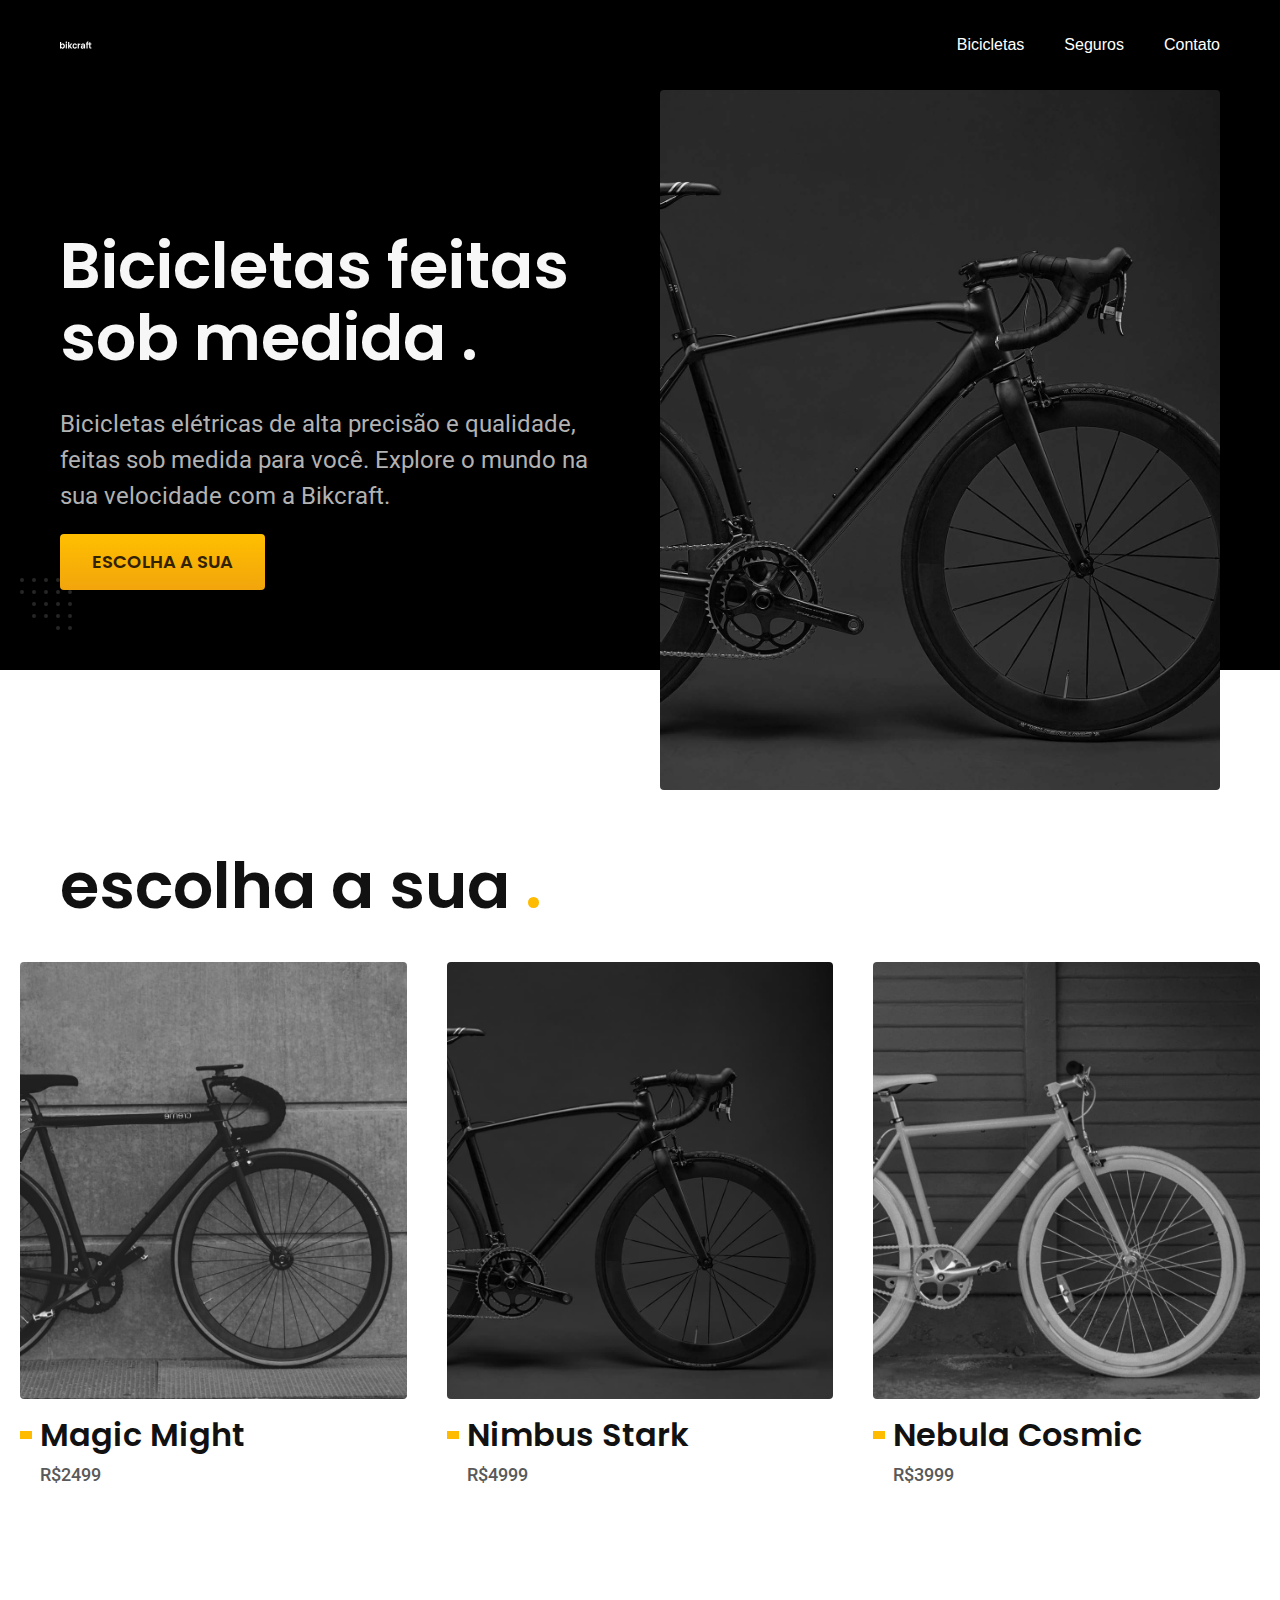
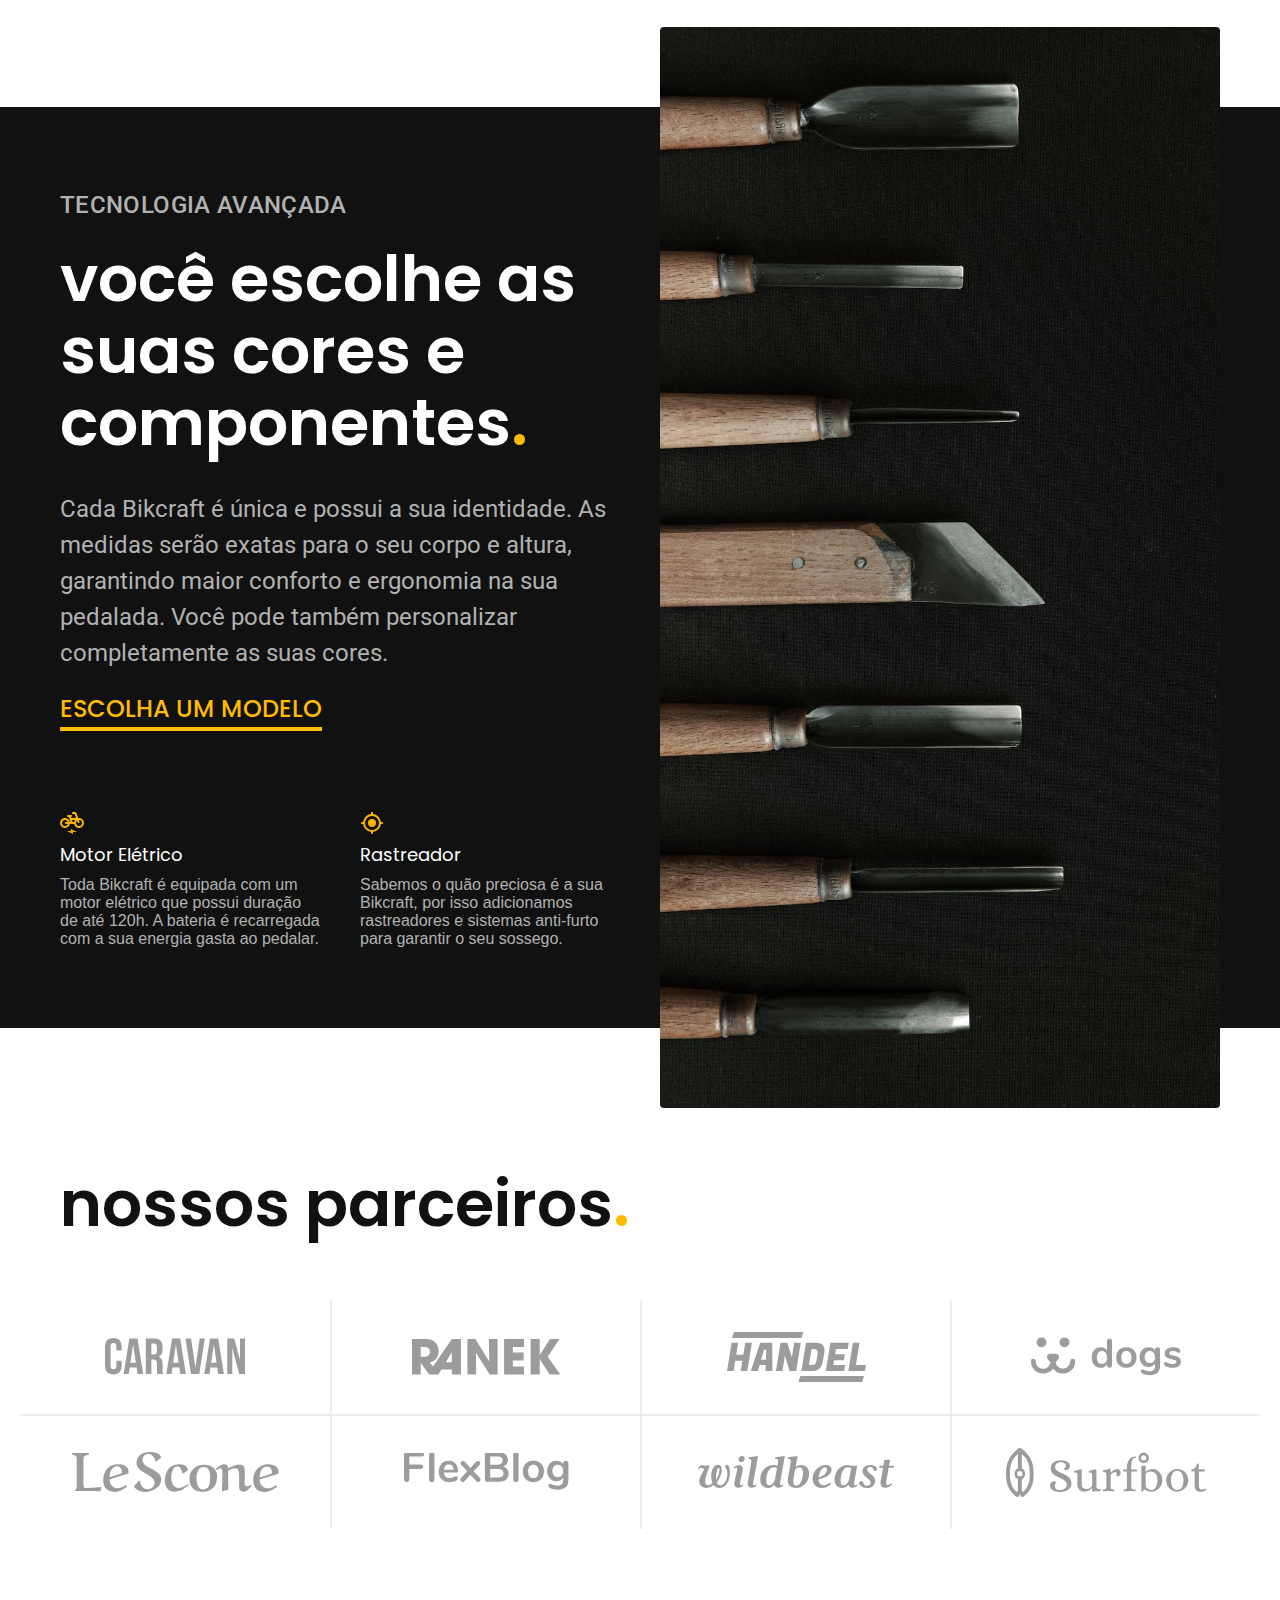
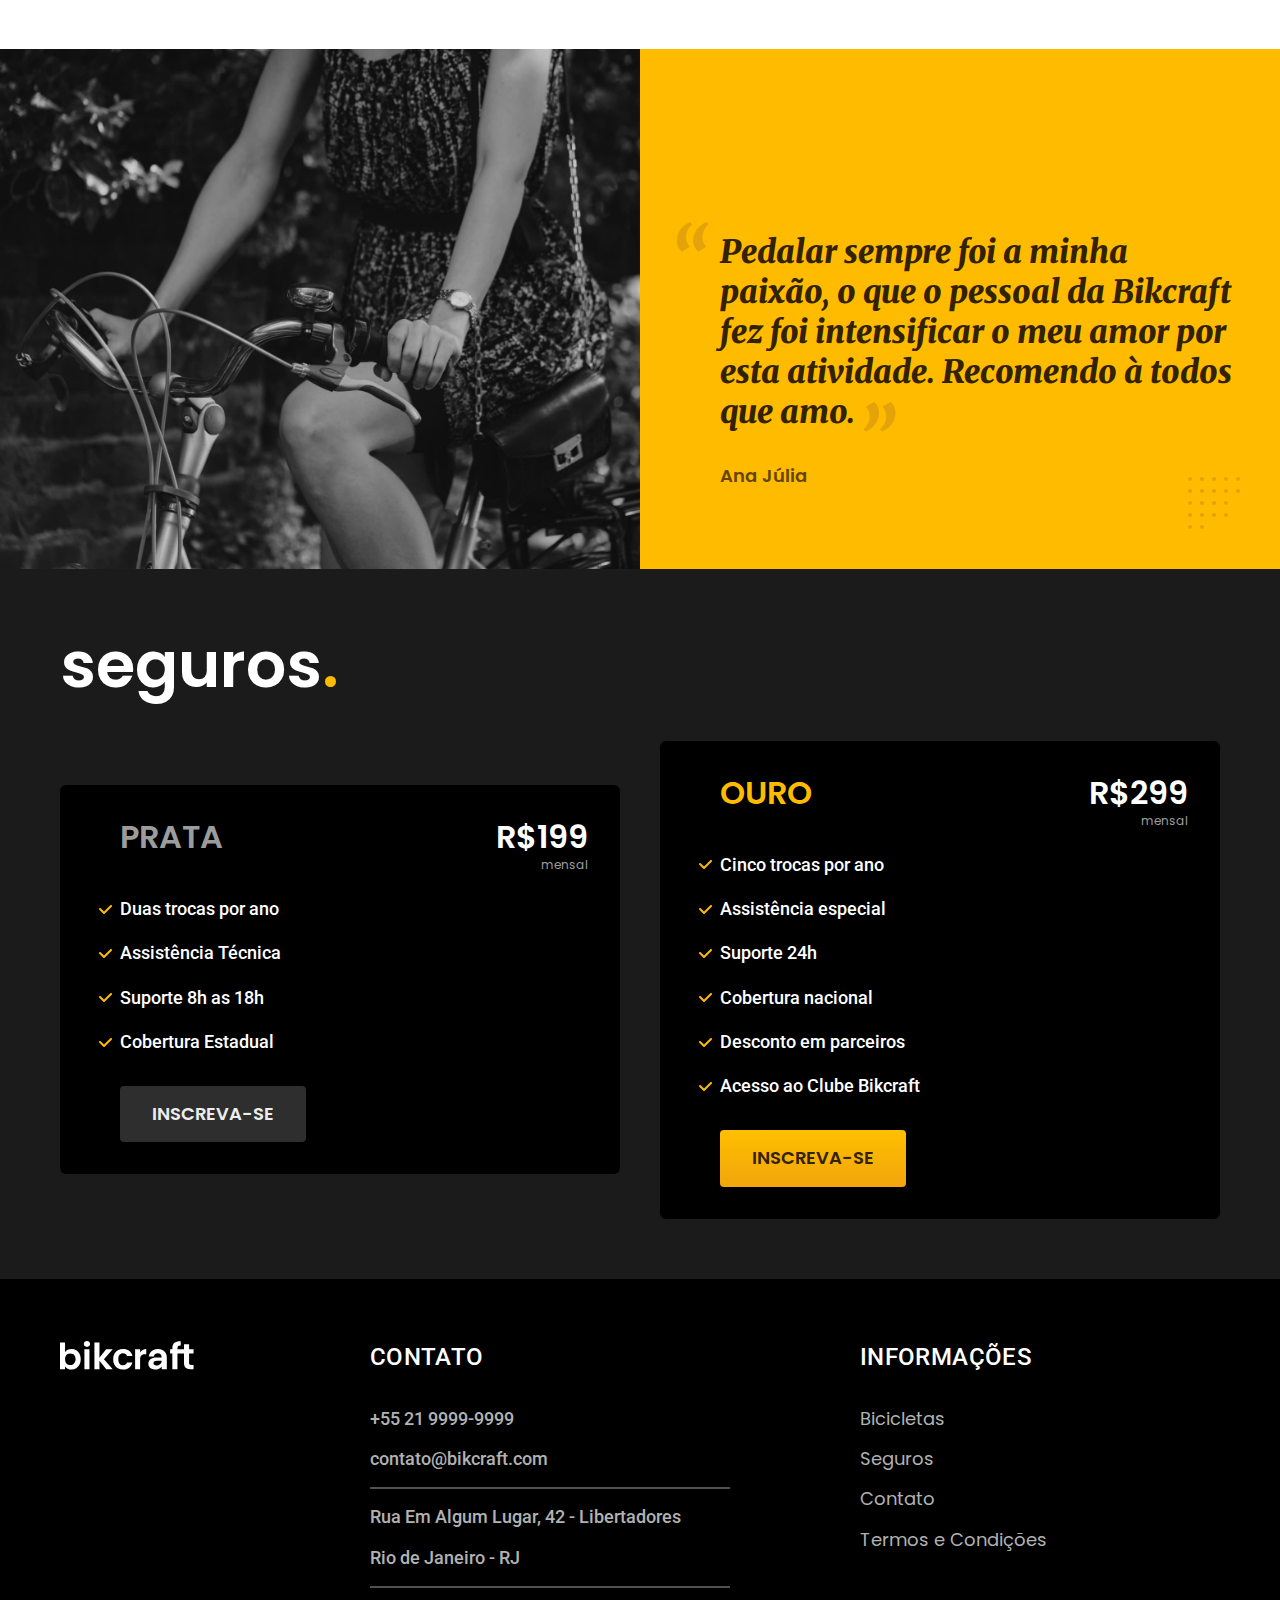
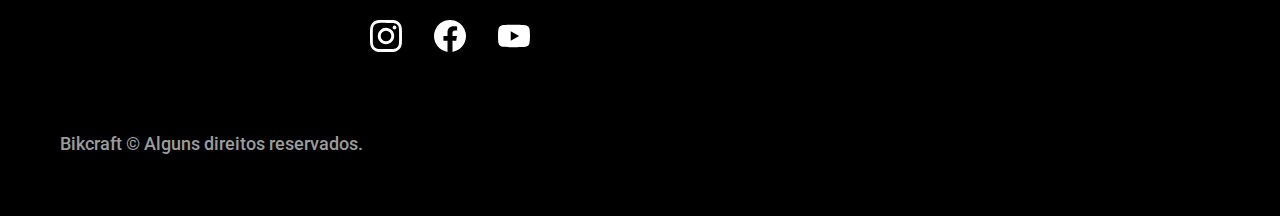
<file: index.html>
<!DOCTYPE html>
<html lang="pt-br">

<head>
  <meta charset="UTF-8">
  <meta name="viewport" content="width=device-width, initial-scale=1.0">
  <title>Bikcraft - Bicicletas Elétricas</title>
  <meta name="description" content="Bicicletas elétricas de alta precisão e qualidade, feitas sob medida para você. Explore o mundo na sua velocidade com a Bikcraft.">

  <link rel="stylesheet" href="./css/style.min.css">

  <link rel="preload" href="./css/style.min.css" as="style">



  <link rel="preconnect" href="https://fonts.googleapis.com">
  <link rel="preconnect" href="https://fonts.gstatic.com" crossorigin>
  <link href="https://fonts.googleapis.com/css2?family=Merriweather:ital,opsz,wght@0,18..144,300..900;1,18..144,300..900&family=Poppins:wght@400;600&family=Roboto:ital,wght@0,100..900;1,100..900&display=swap" rel="stylesheet">





  <script>document.documentElement.classList.add('js')</script>
</head>

<body>

  <header class="header-bg">
    <div class="header container">
      <a href="./"><img src="./img/bikcraft.svg" height="136" width="32" alt="Bikcraft"></a>
      <nav aria-label="primaria">
        <ul class="header-menu font1m --cor-0">
          <li><a href="./bicicletas.html">Bicicletas</a></li>
          <li><a href="./seguros.html">Seguros</a></li>
          <li><a href="./contato.html">Contato</a></li>
        </ul>
      </nav>
    </div>
  </header>


  <main class="introducao-bg">

    <div class="container introducao">

      <div class="introducao-conteudo">
        <h1 class="font-1-xxl cor-1">Bicicletas feitas sob medida <span class="corp1">.</span></h1>
        <p class="font-2-l cor-5">Bicicletas elétricas de alta precisão e qualidade, feitas sob medida para você. Explore o mundo na sua velocidade com a Bikcraft.</p>
        <a class="botao" href="./bicicletas.html"> Escolha a sua</a>
      </div>

      <picture>
        <source media="(max-width:800px)" srcset="./img/bicicletas/nimbus.jpg">
        <img src="./img/fotos/introducao.jpg" width="1280" height="1600" alt="Bicicleta elétrica preta">
      </picture>

    </div>
  </main>

  <article class="bicicletas-lista">
    <h2 class=" container font-1-xxl">escolha a sua <span class="cor-p1">.</span>
    </h2>

    <ul>
      <li>
        <a href="./bicicletas/magic.html">
          <img src="./img/bicicletas/magic-home.jpg" width="920" height="1040" alt="Bicicleta preta">
          <h3 class="font-1-xl">Magic Might</h3>
          <span class="font-2-m cor-8">R$2499</span>
        </a>
      </li>

      <li>
        <a href="./bicicletas/nimbus.html">
          <img src="./img/bicicletas/nimbus-home.jpg" width="920" height="1040" alt="Bicicleta preta">
          <h3 class="font-1-xl">Nimbus Stark</h3>
          <span class="font-2-m cor-8">R$4999</span>
        </a>
      </li>

      <li>
        <a href="./bicicletas/nebula.html">
          <img src="./img/bicicletas/nebula-home.jpg" width="920" height="1040" alt="Bicicleta preta">
          <h3 class="font-1-xl">Nebula Cosmic</h3>
          <span class="font-2-m cor-8">R$3999</span>
        </a>
      </li>
    </ul>
  </article>

  <article class="tecnologia-bg">
    <div class="tecnologia container">
      <div class="tecnologia-conteudo">
        <span class="font-2-l-b cor-5">tecnologia avançada</span>
        <h2 class="font-1-xxl cor-0">você escolhe as suas cores e componentes<span class="cor-p1">.</span></h2>
        <p class="font-2-l cor-5">Cada Bikcraft é única e possui a sua identidade. As medidas serão exatas para o seu corpo e altura, garantindo maior conforto e ergonomia na sua pedalada. Você pode também personalizar completamente as suas cores.</p>
        <a class="link" href="./bicicletas.html">escolha um modelo</a>

        <div class="tecnologia-vantagens">
          <div class="tecnologia-icone"><img src="./img/icones/eletrica.svg" width="24" height="24" alt="">

            <div>
              <h3 class="font-1-m cor-0">Motor Elétrico</h3>
              <p class="cont-2-s cor-5">Toda Bikcraft é equipada com um motor elétrico que possui duração de até 120h. A bateria é recarregada com a sua energia gasta ao pedalar.</p>
            </div>
          </div>


          <div class="tecnologia-icone"><img src="./img/icones/rastreador.svg" width="24" height="24" alt="">
            <div>
              <h3 class="font-1-m cor-0">Rastreador</h3>
              <p class="cont-2-s cor-5">Sabemos o quão preciosa é a sua Bikcraft, por isso adicionamos rastreadores e sistemas anti-furto para garantir o seu sossego.</p>
            </div>
          </div>


        </div>
      </div>

      <div class="tecnologia-imagem">
        <img src="./img/fotos/tecnologia.jpg" width="1200" height="1920" alt="">
      </div>
    </div>
  </article>


  <section class="parceiros" aria-label="Nossos Parceiros">
    <h2 class="container font-1-xxl">nossos parceiros<span class="cor-p1">.</span></h2>

    <ul>
      <li><img src="./img/parceiros/caravan.svg" width="140" height="38" alt="Caravan"></li>
      <li><img src="./img/parceiros/ranek.svg" width="149" height="36" alt="ranek"></li>
      <li><img src="./img/parceiros/handel.svg" width="139" height="50" alt="handel"></li>
      <li><img src="./img/parceiros/dogs.svg" width="152" height="39" alt="dogs"></li>
      <li><img src="./img/parceiros/lescone.svg" width="208" height="41" alt="lescone"></li>
      <li><img src="./img/parceiros/flexblog.svg" width="165" height="38" alt="flexblog"></li>
      <li><img src="./img/parceiros/wildbeast.svg" width="196" height="34" alt="wildbeast"></li>
      <li><img src="./img/parceiros/surfbot.svg" width="200" height="49" alt="surfbot"></li>
    </ul>
  </section>


  <section class="depoimento" aria-label="Depoimento">
    <div>
      <img src="./img/fotos/depoimento.jpg" width="1560" height="1360" alt="">
    </div>

    <div class="depoimento-conteudo">
      <blockquote class="font-1-xl cor-p5">
        <p>Pedalar sempre foi a minha paixão, o que o pessoal da Bikcraft fez foi intensificar o meu amor por esta atividade. Recomendo à todos que amo.</p>
      </blockquote>
      <span class="font-1-m-b cor-p4">Ana Júlia</span>
    </div>
  </section>


  <article class="seguros-bg">
    <div class="seguros container">

      <h2 class="font-1-xxl cor-0">seguros<span class="cor-p1">.</span></h2>

      <div class="seguros-item">
        <h3 class="font-1-xl cor-6">PRATA</h3>
        <span class="font-1-xl cor-0">R$199 <span class="font-1-xs cor-6">mensal</span></span>
        <ul class="font-2-m cor-0">
          <li>Duas trocas por ano</li>
          <li>Assistência Técnica</li>
          <li>Suporte 8h as 18h</li>
          <li>Cobertura Estadual</li>
        </ul>

        <a class="botao secundario" href="./orcamentos.html">inscreva-se</a>
      </div>

      <div class="seguros-item">
        <h3 class="font-1-xl cor-p1">OURO</h3>
        <span class="font-1-xl cor-0">R$299 <span class="font-1-xs cor-6">mensal</span></span>
        <ul class="font-2-m cor-0">
          <li>Cinco trocas por ano</li>
          <li>Assistência especial</li>
          <li>Suporte 24h</li>
          <li>Cobertura nacional</li>
          <li>Desconto em parceiros</li>
          <li>Acesso ao Clube Bikcraft</li>
        </ul>

        <a class="botao" href="./orcamentos.html">inscreva-se</a>
      </div>
    </div>
  </article>


  <footer class="footer-bg">
    <div class="footer container">

      <img src="./img/bikcraft.svg" width="136" height="32" alt="Bikcraft">

      <div class="footer-contato">
        <h3 class="font-2-l-b cor-0">Contato</h3>

        <ul class="cor-5 font-2-m">
          <li><a href="tel:+552199999999">+55 21 9999-9999</a></li>
          <li><a href="mailto:contato@bikcraft.com">contato@bikcraft.com</a></li>
          <li>Rua Em Algum Lugar, 42 - Libertadores</li>
          <li>Rio de Janeiro - RJ</li>
        </ul>

        <div class="footer-redes">
          <a href="./">
            <img src="./img/redes/instagram.svg" width="32" height="32" alt="Instagram">
          </a>
          <a href="./">
            <img src="./img/redes/facebook.svg" width="32" height="32" alt="facebook">
          </a>
          <a href="./">
            <img src="./img/redes/youtube.svg" width="32" height="32" alt="youtube">
          </a>
        </div>

      </div>

      <div class="footer-informacoes">
        <h3 class="font-2-l-b cor-0">Informações</h3>

        <nav>
          <ul class="font-1-m cor-5">
            <li><a href="./bicicletas.html">Bicicletas</a></li>
            <li><a href="./seguros.html">Seguros</a></li>
            <li><a href="./contato.html">Contato</a></li>
            <li><a href="./termos.html">Termos e Condições</a></li>
          </ul>
        </nav>
      </div>

      <p class="footer-copy font-2-m cor-6">Bikcraft © Alguns direitos reservados.</p>

    </div>

  </footer>



  <script src="./js/script.js"></script>
</body>

</html>
</file>
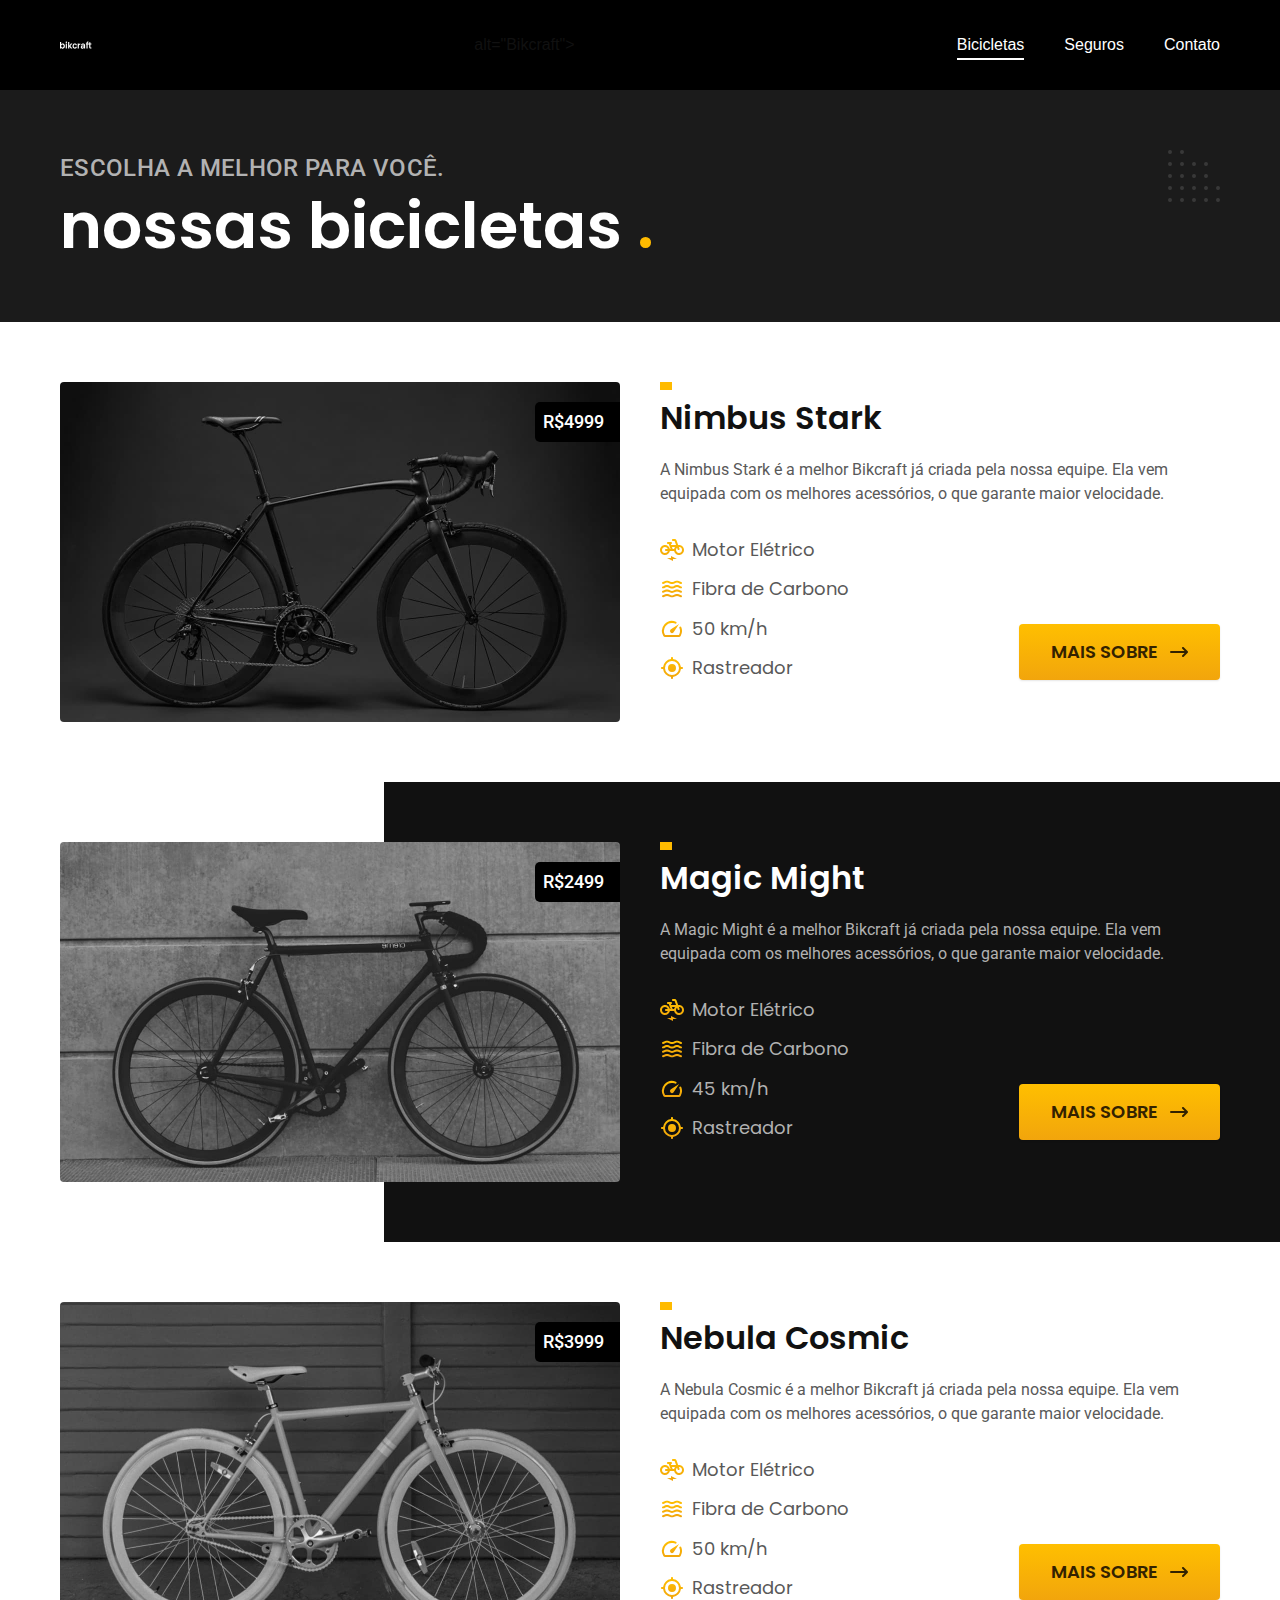
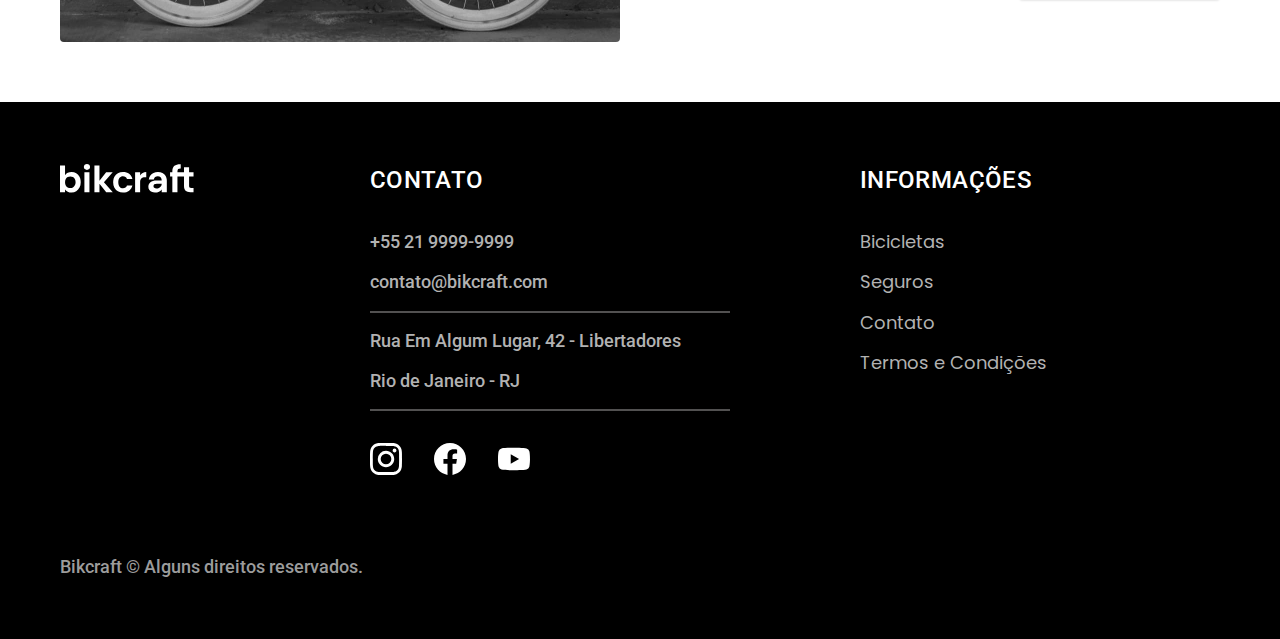
<file: bicicletas.html>
<!DOCTYPE html>
<html lang="pt-br">

<head>
  <meta charset="UTF-8">
  <meta name="viewport" content="width=device-width, initial-scale=1.0">
  <title>Bicicletas | Bikcraft</title>
  <meta name="description" content="Bicicletas">

  <link rel="stylesheet" href="./css/style.min.css">

  <link rel="preload" href="./css/style.min.css" as="style">


  <link rel="preconnect" href="https://fonts.googleapis.com">
  <link rel="preconnect" href="https://fonts.gstatic.com" crossorigin>
  <link href="https://fonts.googleapis.com/css2?family=Merriweather:ital,opsz,wght@0,18..144,300..900;1,18..144,300..900&family=Poppins:wght@400;600&family=Roboto:ital,wght@0,100..900;1,100..900&display=swap" rel="stylesheet">
  <link rel="icon" href="./favicon.svg" type="image/svg+xml">


  <script>document.documentElement.classList.add('js')</script>
</head>

<body id="bicicletas">

  <header class="header-bg">
    <div class="header container">
      <a <a href="./"><img src="./img/bikcraft.svg" height="136" width="32" alt="Bikcraft"></a> alt="Bikcraft"></a>
      <nav aria-label="primaria">
        <ul class="header-menu font1m --cor0">
          <li><a href="./bicicletas.html">Bicicletas</a></li>
          <li><a href="./seguros.html">Seguros</a></li>
          <li><a href="./contato.html">Contato</a></li>
        </ul>
      </nav>
    </div>
  </header>

  <main>
    <div class="titulo-bg">
      <div class="titulo container">
        <p class="font-2-l-b cor-5">Escolha a melhor para você.</p>
        <h1 class="font-1-xxl cor-0">nossas bicicletas <span class="cor-p1">.</span></h1>
      </div>
    </div>



    <div class="bicicletas container">
      <div class="bicicletas-imagem">
        <img src="./img/bicicletas/nimbus.jpg" alt="bicicleta preta">
        <span class="font-2-m cor-0">R$4999</span>
      </div>

      <div class="bicicletas-conteudo">
        <h2 class="font-1-xl ">Nimbus Stark</h2>
        <p class="font-2-s cor-8">A Nimbus Stark é a melhor Bikcraft já criada pela nossa equipe. Ela vem equipada com os melhores acessórios, o que garante maior velocidade.</p>

        <ul class="font-1-m cor-8">
          <li><img src="./img/icones/eletrica.svg" alt="">Motor Elétrico</li>

          <li><img src="./img/icones/carbono.svg" alt="">Fibra de Carbono</li>

          <li><img src="./img/icones/velocidade.svg" alt="">50 km/h</li>

          <li><img src="./img/icones/rastreador.svg" alt="">Rastreador</li>
        </ul>


        <a class="botao seta" href="./bicicletas/nimbus.html">Mais Sobre</a>
      </div>
    </div>




    <div class="bicicletas-bg">
      <div class="bicicletas container">
        <div class="bicicletas-imagem">
          <img src="./img/bicicletas/magic.jpg" alt="bicicleta preta">
          <span class="font-2-m cor-0">R$2499</span>
        </div>

        <div class="bicicletas-conteudo">
          <h2 class="font-1-xl cor-0">Magic Might</h2>
          <p class="font-2-s cor-5">A Magic Might é a melhor Bikcraft já criada pela nossa equipe. Ela vem equipada com os melhores acessórios, o que garante maior velocidade.</p>

          <ul class="font-1-m cor-5">
            <li><img src="./img/icones/eletrica.svg" alt="">Motor Elétrico</li>

            <li><img src="./img/icones/carbono.svg" alt="">Fibra de Carbono</li>

            <li><img src="./img/icones/velocidade.svg" alt="">45 km/h</li>

            <li><img src="./img/icones/rastreador.svg" alt="">Rastreador</li>
          </ul>

          <a class="botao seta" href="./bicicletas/magic.html">Mais Sobre</a>
        </div>
      </div>
    </div>




    <div class="bicicletas container">
      <div class="bicicletas-imagem">
        <img src="./img/bicicletas/nebula.jpg" alt="bicicleta preta">
        <span class="font-2-m cor-0">R$3999</span>
      </div>

      <div class="bicicletas-conteudo">
        <h2 class="font-1-xl ">Nebula Cosmic</h2>
        <p class="font-2-s cor-8">A Nebula Cosmic é a melhor Bikcraft já criada pela nossa equipe. Ela vem equipada com os melhores acessórios, o que garante maior velocidade.</p>

        <ul class="font-1-m cor-8">
          <li><img src="./img/icones/eletrica.svg" alt="">Motor Elétrico</li>

          <li><img src="./img/icones/carbono.svg" alt="">Fibra de Carbono</li>

          <li><img src="./img/icones/velocidade.svg" alt="">50 km/h</li>

          <li><img src="./img/icones/rastreador.svg" alt="">Rastreador</li>
        </ul>


        <a class="botao seta" href="./bicicletas/nebula.html">Mais Sobre</a>
      </div>
    </div>



  </main>

  <footer class="footer-bg">
    <div class="footer container">

      <img src="./img/bikcraft.svg" alt="Bikcraft">

      <div class="footer-contato">
        <h3 class="font-2-l-b cor-0">Contato</h3>

        <ul class="cor-5 font-2-m">
          <li><a href="tel:+552199999999">+55 21 9999-9999</a></li>
          <li><a href="mailto:contato@bikcraft.com">contato@bikcraft.com</a></li>
          <li>Rua Em Algum Lugar, 42 - Libertadores</li>
          <li>Rio de Janeiro - RJ</li>
        </ul>

        <div class="footer-redes">
          <a href="./">
            <img src="./img/redes/instagram.svg" alt="Instagram">
          </a>
          <a href="./">
            <img src="./img/redes/facebook.svg" alt="facebook">
          </a>
          <a href="./">
            <img src="./img/redes/youtube.svg" alt="youtube">
          </a>
        </div>

      </div>

      <div class="footer-informacoes">
        <h3 class="font-2-l-b cor-0">Informações</h3>

        <nav>
          <ul class="font-1-m cor-5">
            <li><a href="./bicicletas.html">Bicicletas</a></li>
            <li><a href="./seguros.html">Seguros</a></li>
            <li><a href="./contato.html">Contato</a></li>
            <li><a href="./termos.html">Termos e Condições</a></li>
          </ul>
        </nav>
      </div>

      <p class="footer-copy font-2-m cor-6">Bikcraft © Alguns direitos reservados.</p>

    </div>

  </footer>
  <script src="./js/script.js"></script>
</body>

</html>
</file>
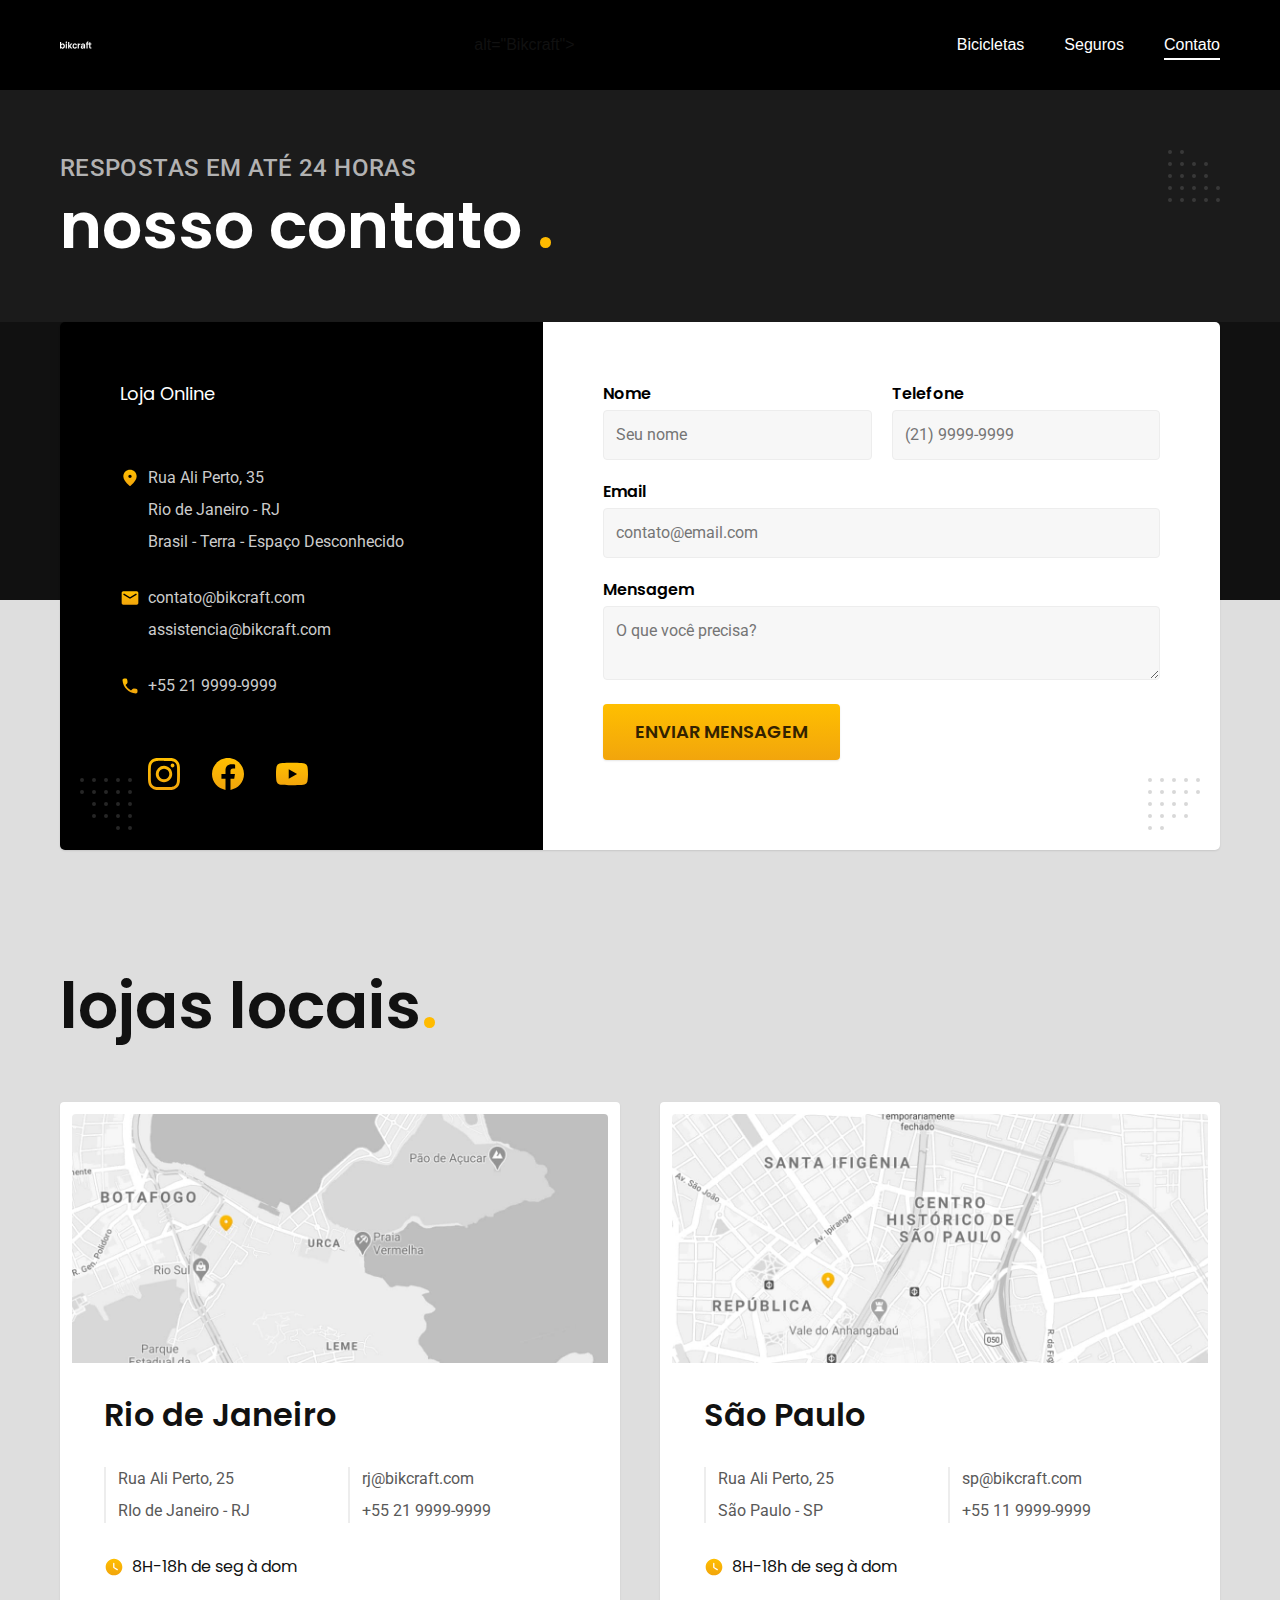
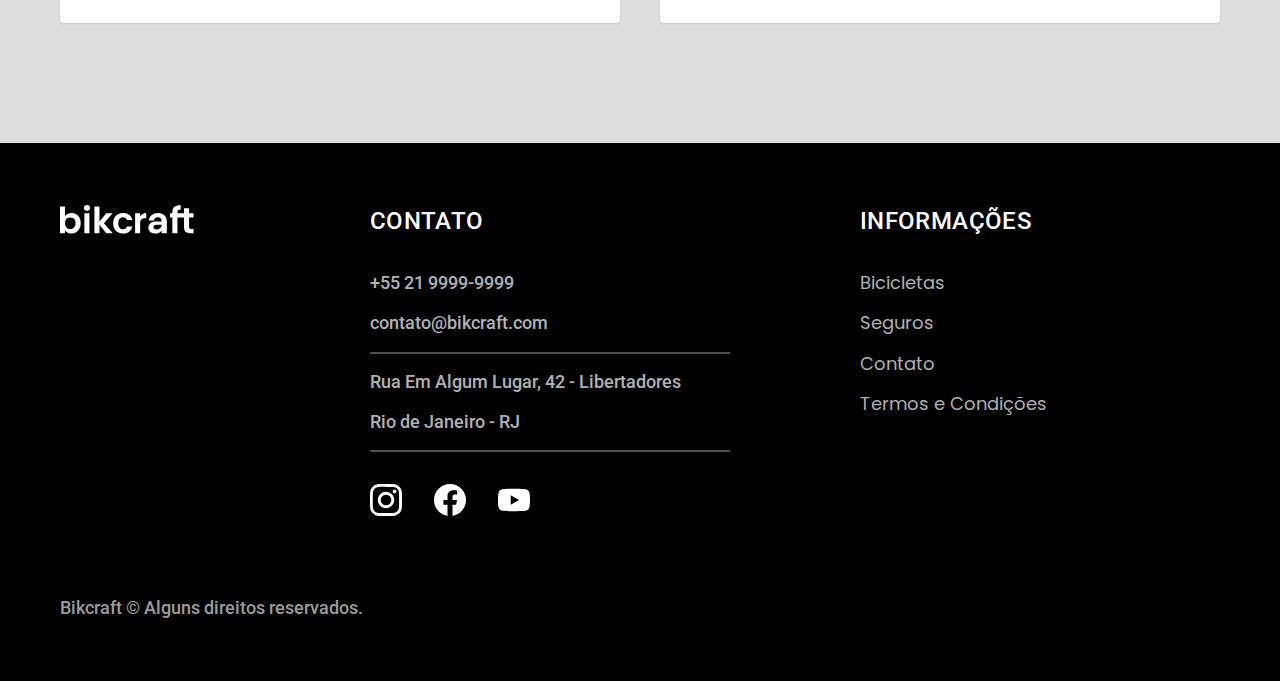
<file: contato.html>
<!DOCTYPE html>
<html lang="pt-br">

<head>
  <meta charset="UTF-8">
  <meta name="viewport" content="width=device-width, initial-scale=1.0">
  <title>Contato | Bikcraft</title>
  <meta name="description" content="Termos e Condições">

  <link rel="stylesheet" href="./css/style.min.css">

  <link rel="preload" href="./css/style.min.css" as="style">


  <link rel="preconnect" href="https://fonts.googleapis.com">
  <link rel="preconnect" href="https://fonts.gstatic.com" crossorigin>
  <link href="https://fonts.googleapis.com/css2?family=Merriweather:ital,opsz,wght@0,18..144,300..900;1,18..144,300..900&family=Poppins:wght@400;600&family=Roboto:ital,wght@0,100..900;1,100..900&display=swap" rel="stylesheet">
  <link rel="icon" href="./favicon.svg" type="image/svg+xml">


  <script>document.documentElement.classList.add('js')</script>
</head>

<body id="contato">

  <header class="header-bg">
    <div class="header container">
      <a <a href="./"><img src="./img/bikcraft.svg" height="136" width="32" alt="Bikcraft"></a> alt="Bikcraft"></a>
      <nav aria-label="primaria">
        <ul class="header-menu font1m --cor0">
          <li><a href="./bicicletas.html">Bicicletas</a></li>
          <li><a href="./seguros.html">Seguros</a></li>
          <li><a href="./contato.html">Contato</a></li>
        </ul>
      </nav>
    </div>
  </header>

  <main>
    <div class="titulo-bg">
      <div class="titulo container">
        <p class="font-2-l-b cor-5">Respostas em até 24 horas</p>
        <h1 class="font-1-xxl cor-0">nosso contato <span class="cor-p1">.</span></h1>
      </div>
    </div>


    <div class="contato container">

      <section class="contato-dados" aria-label="endereço">
        <h2 class="font-1-m cor-0">Loja Online</h2>

        <div class="contato-endereco font-2-s cor-4">
          <p>Rua Ali Perto, 35</p>
          <p>Rio de Janeiro - RJ</p>
          <p>Brasil - Terra - Espaço Desconhecido</p>
        </div>

        <address class="contato-meios font-2-s cor-4">
          <a href="mailto:contato@bikcraft.com">contato@bikcraft.com</a>
          <a href="mailto:assistencia@bikcraft.com">assistencia@bikcraft.com</a>
          <a href="tel:+552199999999">+55 21 9999-9999</a>
        </address>

        <div class="contato-redes">
          <a href="./">
            <img src="./img/redes/instagram-p.svg" alt="Instagram">
          </a>
          <a href="./">
            <img src="./img/redes/facebook-p.svg" alt="facebook">
          </a>
          <a href="./">
            <img src="./img/redes/youtube-p.svg" alt="youtube">
          </a>
        </div>
      </section>

      <section class="contato-formulario" aria-label="formulário">
        <form class="form" action="./contato.html">

          <div>
            <label for="nome">Nome</label>
            <input type="text" name="nome" id="nome" placeholder="Seu nome">
          </div>

          <div>
            <label for="telefone">Telefone</label>
            <input type="text" name="telefone" id="telefone" placeholder="(21) 9999-9999">
          </div>

          <div class="col-2">
            <label for="email">Email</label>
            <input type="email" name="email" id="email" placeholder="contato@email.com">
          </div>

          <div class="col-2">
            <label for="mensagem">Mensagem</label>
            <textarea type="mensagem" name="mensagem" id="mensagem" placeholder="O que você precisa?"></textarea>
          </div>

          <button class="botao col-2">Enviar Mensagem</button>

        </form>
      </section>

    </div>


  </main>


  <article class="lojas container">
    <h2 class="font-1-xxl">lojas locais<span class="cor-p1">.</span></h2>


    <div class="lojas-item">

      <img src="./img/lojas/rj.jpg" alt="">

      <div class="lojas-conteudo">

        <h3 class="font-1-xl">Rio de Janeiro</h3>

        <div class="lojas-dados font-2-s cor-8">
          <p>Rua Ali Perto, 25 </p>
          <p>RIo de Janeiro - RJ</p>
        </div>

        <div class="lojas-dados font-2-s cor-8">
          <a href="mailto:rj@bikcraft.com">rj@bikcraft.com</a>
          <a href="tel:+552199999999">+55 21 9999-9999</a>
        </div>
        <div>
          <p class="lojas-tempo font-1-s"><img src="./img/icones/horario.svg" alt=""> 8H-18h de seg à dom</p>
        </div>
      </div>

    </div>

    <div class="lojas-item">

      <img src="./img/lojas/sp.jpg" alt="">

      <div class="lojas-conteudo">

        <h3 class="font-1-xl">São Paulo</h3>

        <div class="lojas-dados font-2-s cor-8">
          <p>Rua Ali Perto, 25 </p>
          <p>São Paulo - SP</p>
        </div>

        <div class="lojas-dados font-2-s cor-8">
          <a href="mailto:sp@bikcraft.com">sp@bikcraft.com</a>
          <a href="tel:+552199999999">+55 11 9999-9999</a>
        </div>
        <div>
          <p class="lojas-tempo font-1-s"><img src="./img/icones/horario.svg" alt=""> 8H-18h de seg à dom</p>
        </div>
      </div>

    </div>

  </article>

  <footer class="footer-bg">
    <div class="footer container">

      <img src="./img/bikcraft.svg" alt="Bikcraft">

      <div class="footer-contato">
        <h3 class="font-2-l-b cor-0">Contato</h3>

        <ul class="cor-5 font-2-m">
          <li><a href="tel:+552199999999">+55 21 9999-9999</a></li>
          <li><a href="mailto:contato@bikcraft.com">contato@bikcraft.com</a></li>
          <li>Rua Em Algum Lugar, 42 - Libertadores</li>
          <li>Rio de Janeiro - RJ</li>
        </ul>

        <div class="footer-redes">
          <a href="./">
            <img src="./img/redes/instagram.svg" alt="Instagram">
          </a>
          <a href="./">
            <img src="./img/redes/facebook.svg" alt="facebook">
          </a>
          <a href="./">
            <img src="./img/redes/youtube.svg" alt="youtube">
          </a>
        </div>

      </div>

      <div class="footer-informacoes">
        <h3 class="font-2-l-b cor-0">Informações</h3>

        <nav>
          <ul class="font-1-m cor-5">
            <li><a href="./bicicletas.html">Bicicletas</a></li>
            <li><a href="./seguros.html">Seguros</a></li>
            <li><a href="./contato.html">Contato</a></li>
            <li><a href="./termos.html">Termos e Condições</a></li>
          </ul>
        </nav>
      </div>

      <p class="footer-copy font-2-m cor-6">Bikcraft © Alguns direitos reservados.</p>

    </div>

  </footer>
  <script src="./js/script.js"></script>
</body>

</html>
</file>
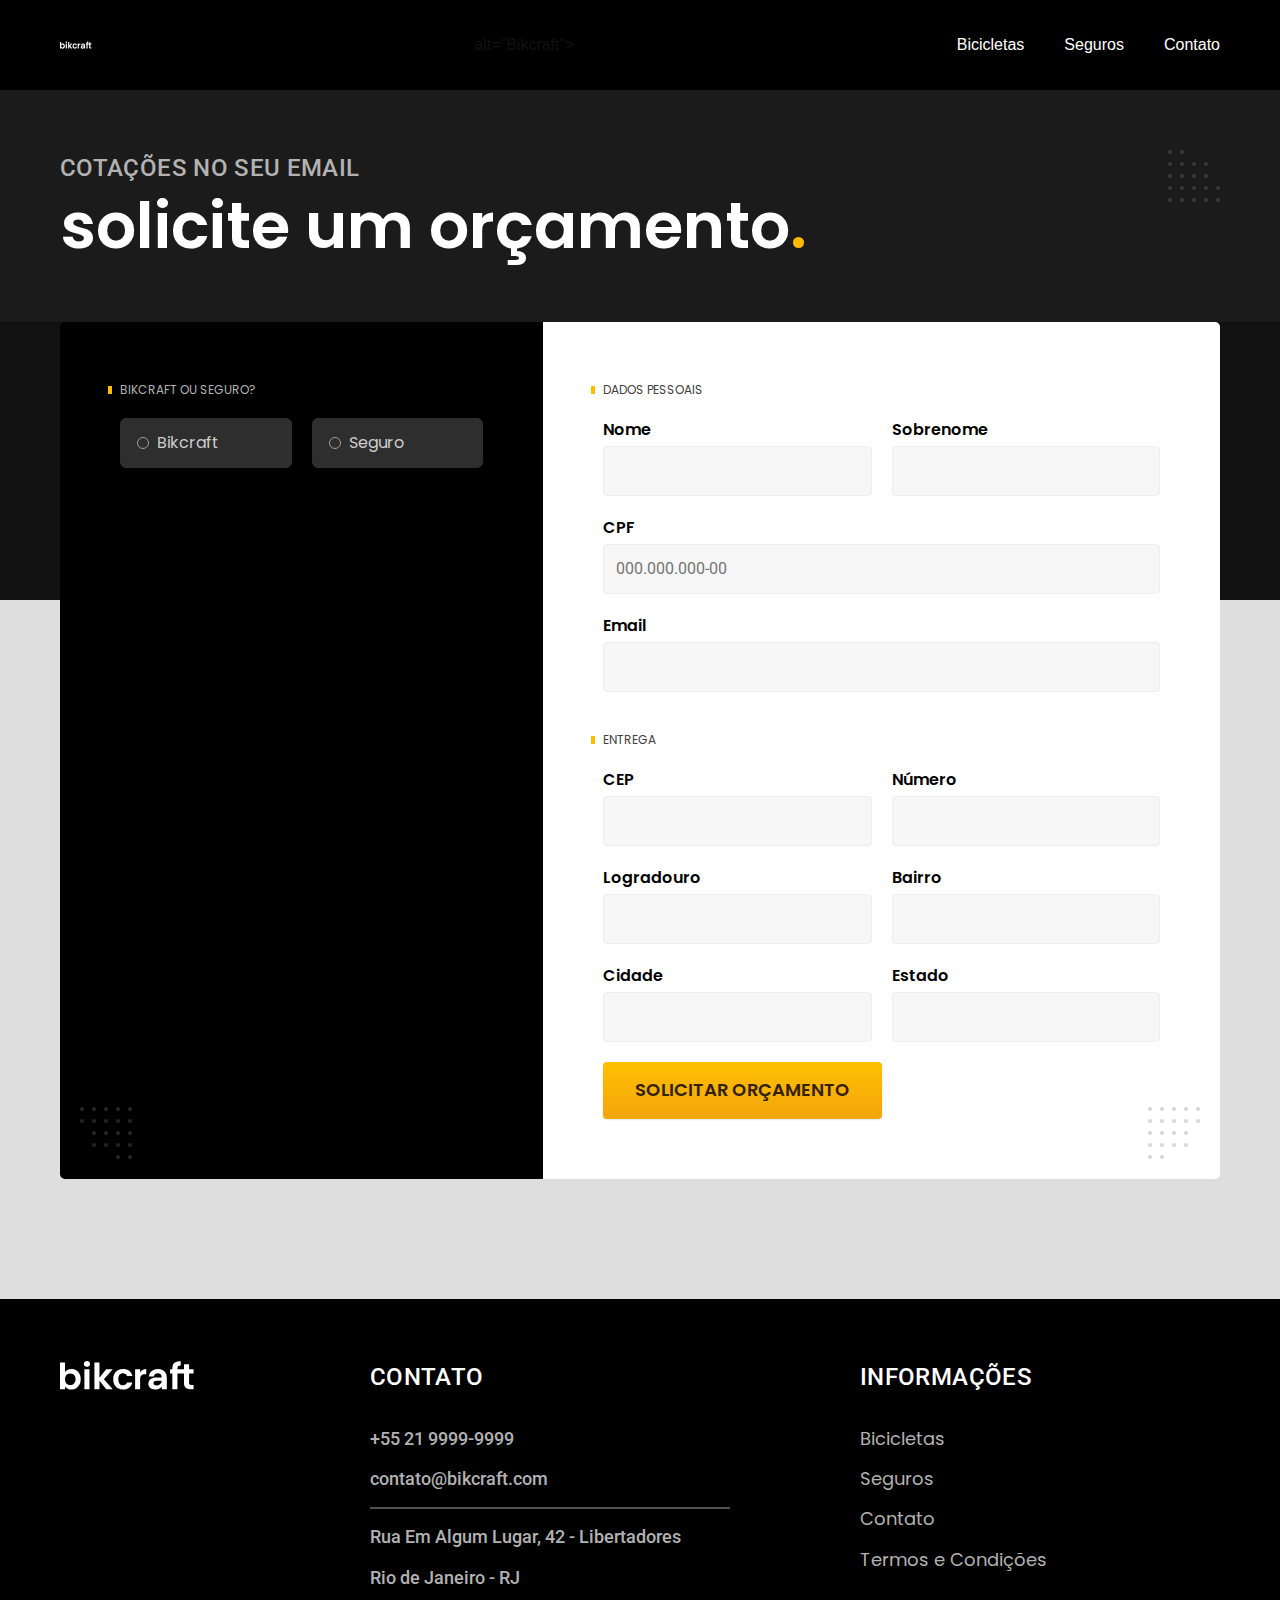
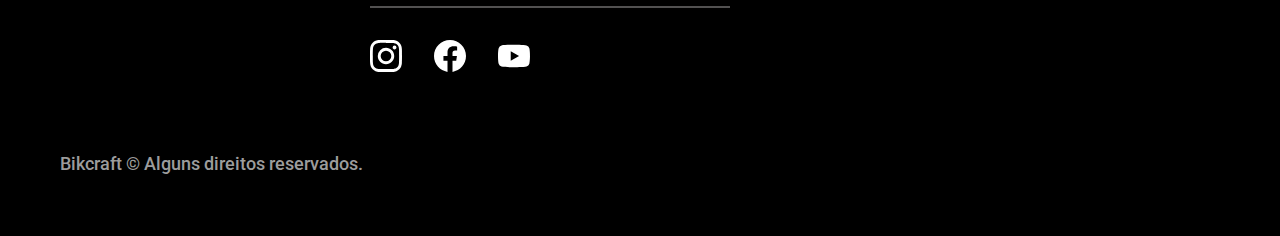
<file: orcamento.html>
<!DOCTYPE html>
<html lang="pt-br">

<head>
  <meta charset="UTF-8">
  <meta name="viewport" content="width=device-width, initial-scale=1.0">
  <title>Orçamento | Bikcraft</title>
  <meta name="description" content="Termos e Condições">

  <link rel="stylesheet" href="./css/style.min.css">

  <link rel="preload" href="./css/style.min.css" as="style">


  <link rel="preconnect" href="https://fonts.googleapis.com">
  <link rel="preconnect" href="https://fonts.gstatic.com" crossorigin>
  <link href="https://fonts.googleapis.com/css2?family=Merriweather:ital,opsz,wght@0,18..144,300..900;1,18..144,300..900&family=Poppins:wght@400;600&family=Roboto:ital,wght@0,100..900;1,100..900&display=swap" rel="stylesheet">
  <link rel="icon" href="./favicon.svg" type="image/svg+xml">


  <script>document.documentElement.classList.add('js')</script>
</head>

<body id="orcamento">

  <header class="header-bg">
    <div class="header container">
      <a <a href="./"><img src="./img/bikcraft.svg" height="136" width="32" alt="Bikcraft"></a> alt="Bikcraft"></a>
      <nav aria-label="primaria">
        <ul class="header-menu font1m --cor0">
          <li><a href="./bicicletas.html">Bicicletas</a></li>
          <li><a href="./seguros.html">Seguros</a></li>
          <li><a href="./contato.html">Contato</a></li>
        </ul>
      </nav>
    </div>
  </header>

  <main>
    <div class="titulo-bg">
      <div class="titulo container">
        <p class="font-2-l-b cor-5">Cotações no seu email</p>
        <h1 class="font-1-xxl cor-0">solicite um orçamento<span class="cor-p1">.</span></h1>
      </div>
    </div>


    <form class="orcamento container" action="./">
      <div class="orcamento-produto">
        <h2 class="font-1-xs cor-5">Bikcraft ou Seguro?</h2>

        <input type="radio" name="tipo" value="bikcraft" id="bikcraft">
        <label for="bikcraft">Bikcraft</label>

        <input type="radio" name="tipo" value="seguro" id="seguro">
        <label for="seguro">Seguro</label>


        <div class="orcamento-conteudo" id="orcamento-bikcraft">
          <h2 class="font-1-xs cor-5">Escolha a sua</h2>

          <input type="radio" name="produto" value="nimbus" id="nimbus">
          <label for="nimbus">Nimbus Stark <span>R$4999</span> </label>
          <div class="orcamento-detalhes">
            <ul class="font-1-xs cor-8">
              <li><img src="./img/icones/eletrica.svg" alt="">Motor Elétrico</li>
              <li><img src="./img/icones/carbono.svg" alt="">Fibra de Carbono</li>
              <li><img src="./img/icones/velocidade.svg" alt="">50 km/h</li>
              <li><img src="./img/icones/rastreador.svg" alt="">Rastreador</li>
            </ul>
            <img src="./img/bicicletas/nimbus.jpg" alt="">
          </div>

          <input type="radio" name="produto" value="magic" id="magic">
          <label for="magic">Magic Might <span>R$2499</span></label>
          <div class="orcamento-detalhes">
            <ul class="font-1-xs cor-8">
              <li><img src="./img/icones/eletrica.svg" alt="">Motor Elétrico</li>
              <li><img src="./img/icones/carbono.svg" alt="">Fibra de Carbono</li>
              <li><img src="./img/icones/velocidade.svg" alt="">45 km/h</li>
              <li><img src="./img/icones/rastreador.svg" alt="">Rastreador</li>
            </ul>
            <img src="./img/bicicletas/magic.jpg" alt="">
          </div>

          <input type="radio" name="produto" value="nebula" id="nebula">
          <label for="nebula">Nebula Cosmic <span>R$3999</span></label>
          <div class="orcamento-detalhes">
            <ul class="font-1-xs cor-8">
              <li><img src="./img/icones/eletrica.svg" alt="">Motor Elétrico</li>
              <li><img src="./img/icones/carbono.svg" alt="">Fibra de Carbono</li>
              <li><img src="./img/icones/velocidade.svg" alt="">40 km/h</li>
              <li><img src="./img/icones/rastreador.svg" alt="">Rastreador</li>
            </ul>
            <img src="./img/bicicletas/nebula.jpg" alt="">
          </div>

        </div>


        <div class="orcamento-conteudo" id="orcamento-seguro">
          <h2 class="font-1-xs cor-5">Escolha o plano</h2>

          <input type="radio" name="produto" value="prata" id="prata">
          <label for="prata">Prata<span>R$199</span></label>

          <input type="radio" name="produto" value="ouro" id="ouro">
          <label for="ouro">Ouro <span>R$299</span></label>

        </div>

      </div>

      <div class="orcamento-dados form">
        <h2 class="font-1-xs cor-9 col-2">dados pessoais</h2>

        <div>
          <label for="nome">Nome</label>
          <input type="text" name="nome" id="nome">
        </div>

        <div>
          <label for="sobrenome">Sobrenome</label>
          <input type="text" name="sobrenome" id="sobrenome">
        </div>

        <div class="col-2">
          <label for="cpf">CPF</label>
          <input type="text" name="cpf" id="cpf" placeholder="000.000.000-00">
        </div>

        <div class="col-2">
          <label for="email">Email</label>
          <input type="email" name="email" id="email">
        </div>

        <h2 class="font-1-xs cor-9 col-2">entrega</h2>

        <div>
          <label for="cep">CEP</label>
          <input type="text" name="cep" id="cep">
        </div>

        <div>
          <label for="numero">Número</label>
          <input type="text" name="numero" id="numero">
        </div>

        <div>
          <label for="logradouro">Logradouro</label>
          <input type="text" name="logradouro" id="logradouro">
        </div>

        <div>
          <label for="bairro">Bairro</label>
          <input type="text" name="bairro" id="bairro">
        </div>

        <div>
          <label for="cidade">Cidade</label>
          <input type="text" name="cidade" id="cidade">
        </div>

        <div>
          <label for="estado">Estado</label>
          <input type="text" name="estado" id="estado">
        </div>

        <button class="botao col-2">Solicitar orçamento</button>

      </div>
    </form>


  </main>

  <footer class="footer-bg">
    <div class="footer container">

      <img src="./img/bikcraft.svg" alt="Bikcraft">

      <div class="footer-contato">
        <h3 class="font-2-l-b cor-0">Contato</h3>

        <ul class="cor-5 font-2-m">
          <li><a href="tel:+552199999999">+55 21 9999-9999</a></li>
          <li><a href="mailto:contato@bikcraft.com">contato@bikcraft.com</a></li>
          <li>Rua Em Algum Lugar, 42 - Libertadores</li>
          <li>Rio de Janeiro - RJ</li>
        </ul>

        <div class="footer-redes">
          <a href="./">
            <img src="./img/redes/instagram.svg" alt="Instagram">
          </a>
          <a href="./">
            <img src="./img/redes/facebook.svg" alt="facebook">
          </a>
          <a href="./">
            <img src="./img/redes/youtube.svg" alt="youtube">
          </a>
        </div>

      </div>

      <div class="footer-informacoes">
        <h3 class="font-2-l-b cor-0">Informações</h3>

        <nav>
          <ul class="font-1-m cor-5">
            <li><a href="./bicicletas.html">Bicicletas</a></li>
            <li><a href="./seguros.html">Seguros</a></li>
            <li><a href="./contato.html">Contato</a></li>
            <li><a href="./termos.html">Termos e Condições</a></li>
          </ul>
        </nav>
      </div>

      <p class="footer-copy font-2-m cor-6">Bikcraft © Alguns direitos reservados.</p>

    </div>

  </footer>
  <script src="./js/script.js"></script>
</body>

</html>
</file>
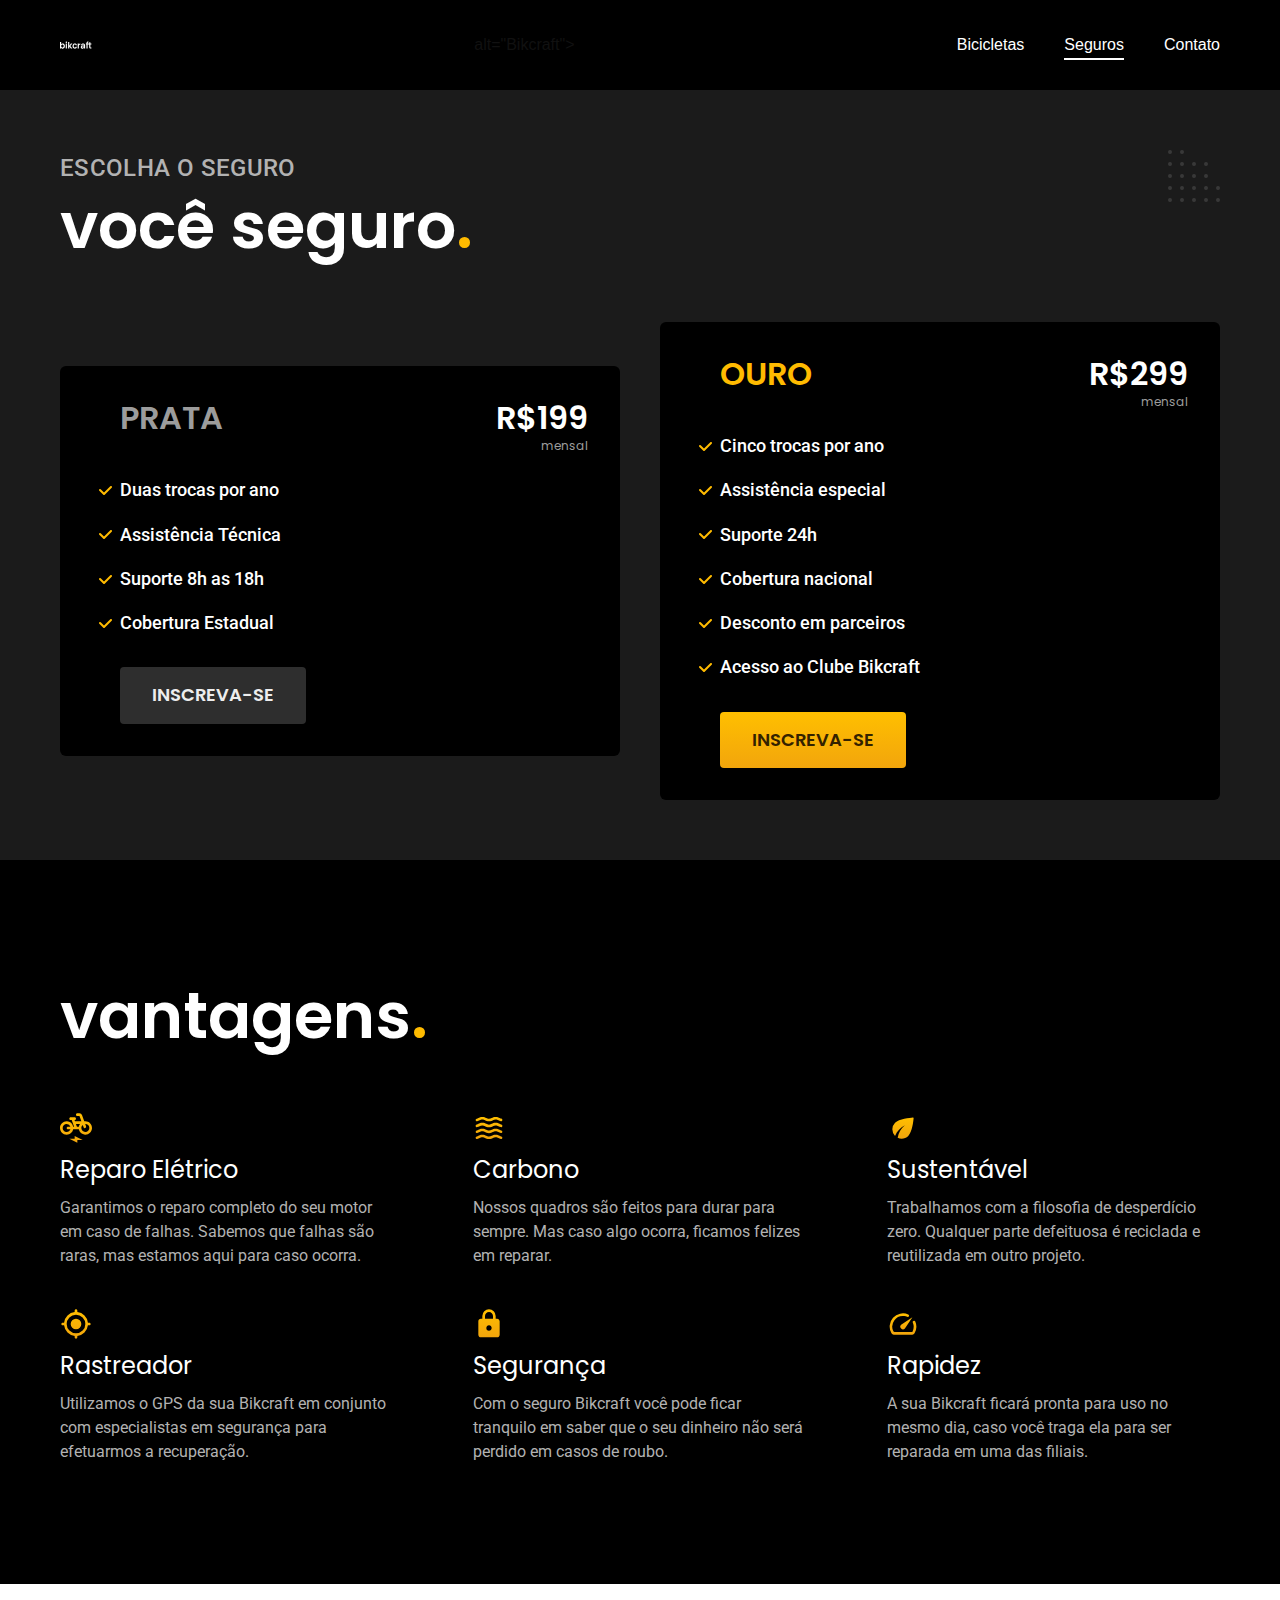
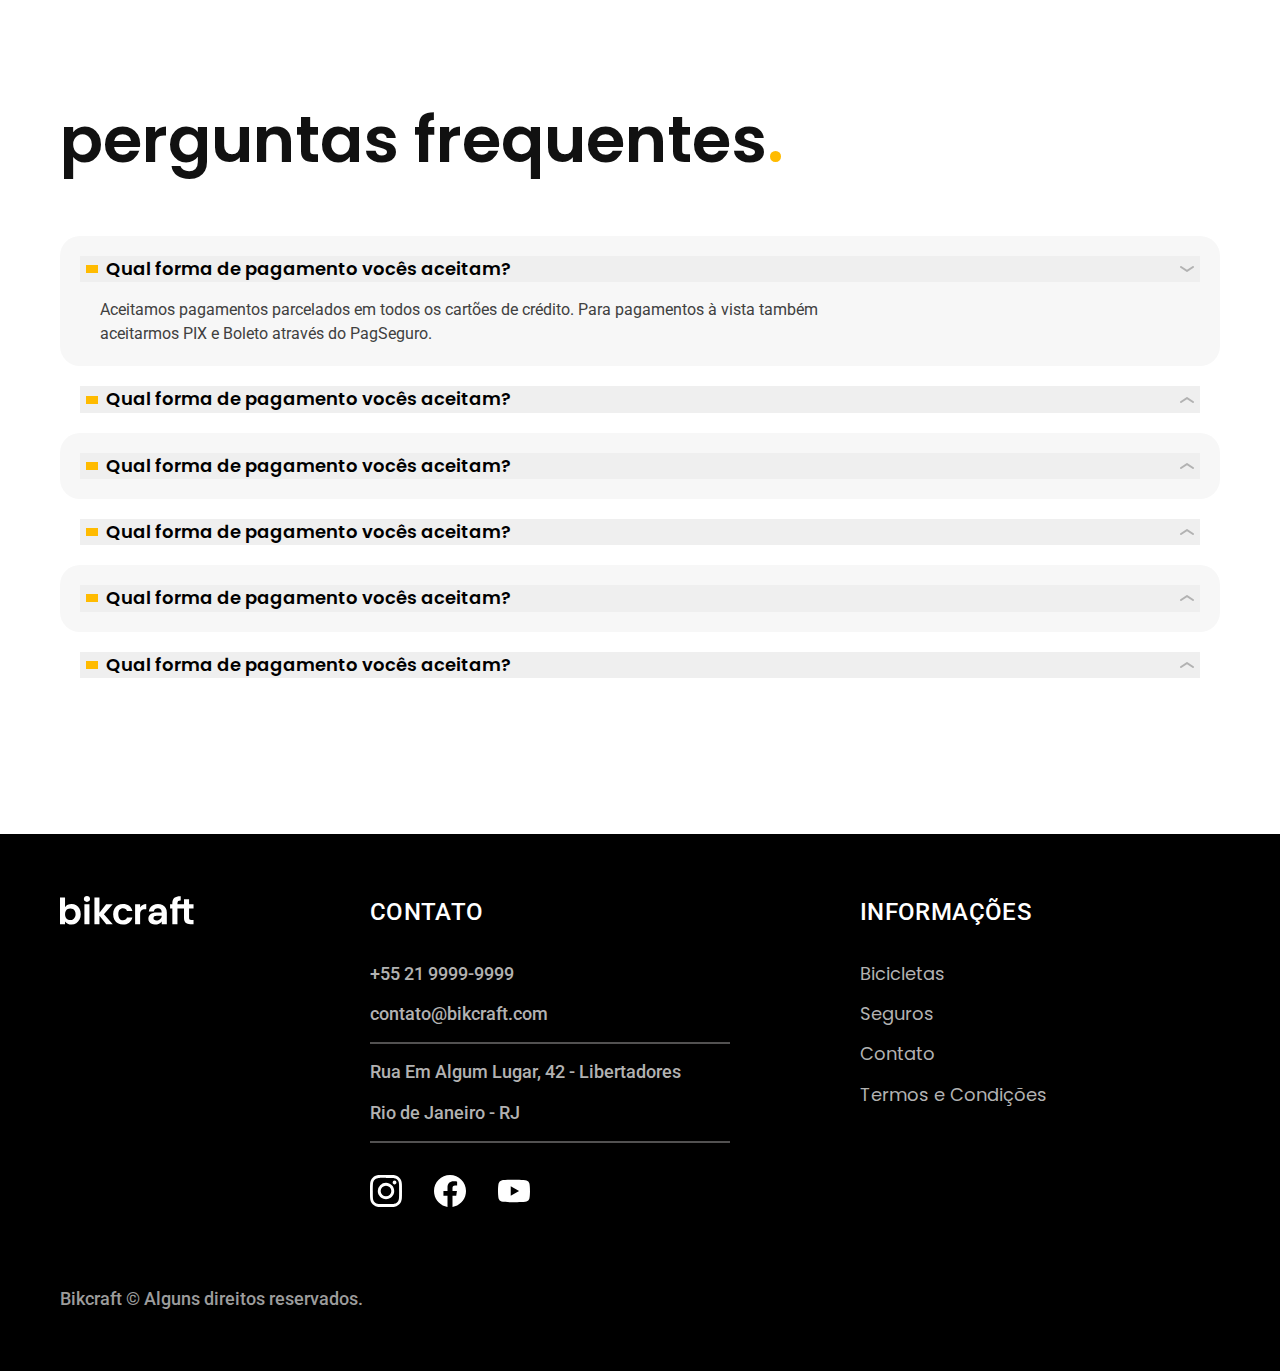
<file: seguros.html>
<!DOCTYPE html>
<html lang="pt-br">

<head>
  <meta charset="UTF-8">
  <meta name="viewport" content="width=device-width, initial-scale=1.0">
  <title>Seguros | Bikcraft</title>
  <meta name="description" content="Termos e Condições">

  <link rel="stylesheet" href="./css/style.min.css">

  <link rel="preload" href="./css/style.min.css" as="style">


  <link rel="preconnect" href="https://fonts.googleapis.com">
  <link rel="preconnect" href="https://fonts.gstatic.com" crossorigin>
  <link href="https://fonts.googleapis.com/css2?family=Merriweather:ital,opsz,wght@0,18..144,300..900;1,18..144,300..900&family=Poppins:wght@400;600&family=Roboto:ital,wght@0,100..900;1,100..900&display=swap" rel="stylesheet">
  <link rel="icon" href="./favicon.svg" type="image/svg+xml">


  <script>document.documentElement.classList.add('js')</script>
</head>

<body id="seguros">

  <header class="header-bg">
    <div class="header container">
      <a <a href="./"><img src="./img/bikcraft.svg" height="136" width="32" alt="Bikcraft"></a> alt="Bikcraft"></a>
      <nav aria-label="primaria">
        <ul class="header-menu font1m --cor0">
          <li><a href="./bicicletas.html">Bicicletas</a></li>
          <li><a href="./seguros.html">Seguros</a></li>
          <li><a href="./contato.html">Contato</a></li>
        </ul>
      </nav>
    </div>
  </header>

  <main class="seguros-bg">
    <div class="titulo-bg">
      <div class="titulo container">
        <p class="font-2-l-b cor-5">Escolha o seguro</p>
        <h1 class="font-1-xxl cor-0">você seguro<span class="cor-p1">.</span></h1>
      </div>
    </div>




    <div class="seguros container">


      <div class="seguros-item">
        <h3 class="font-1-xl cor-6">PRATA</h3>
        <span class="font-1-xl cor-0">R$199 <span class="font-1-xs cor-6">mensal</span></span>
        <ul class="font-2-m cor-0">
          <li>Duas trocas por ano</li>
          <li>Assistência Técnica</li>
          <li>Suporte 8h as 18h</li>
          <li>Cobertura Estadual</li>
        </ul>

        <a class="botao secundario" href="./orcamento.html?tipo=seguro&produto=prata">inscreva-se</a>
      </div>

      <div class="seguros-item">
        <h3 class="font-1-xl cor-p1">OURO</h3>
        <span class="font-1-xl cor-0">R$299 <span class="font-1-xs cor-6">mensal</span></span>
        <ul class="font-2-m cor-0">
          <li>Cinco trocas por ano</li>
          <li>Assistência especial</li>
          <li>Suporte 24h</li>
          <li>Cobertura nacional</li>
          <li>Desconto em parceiros</li>
          <li>Acesso ao Clube Bikcraft</li>
        </ul>

        <a class="botao" href="./orcamento.html?tipo=seguro&produto=ouro">inscreva-se</a>
      </div>
    </div>


  </main>

  <article class="vantagens-bg">
    <div class="vantagens container">
      <h2 class="font-1-xxl cor-0">vantagens<span class="cor-p1">.</span></h2>

      <ul>
        <li> <img src="./img/icones/eletrica.svg" alt="">
          <h3 class="font-1-l cor-0">Reparo Elétrico</h3>
          <p class="font-2-s cor-5">Garantimos o reparo completo do seu motor em caso de falhas. Sabemos que falhas são raras, mas estamos aqui para caso ocorra.</p>
        </li>


        <li> <img src="./img/icones/carbono.svg" alt="">
          <h3 class="font-1-l cor-0">Carbono</h3>
          <p class="font-2-s cor-5">Nossos quadros são feitos para durar para sempre. Mas caso algo ocorra, ficamos felizes em reparar.</p>
        </li>


        <li> <img src="./img/icones/sustentavel.svg" alt="">
          <h3 class="font-1-l cor-0">Sustentável</h3>
          <p class="font-2-s cor-5">Trabalhamos com a filosofia de desperdício zero. Qualquer parte defeituosa é reciclada e reutilizada em outro projeto.</p>
        </li>


        <li> <img src="./img/icones/rastreador.svg" alt="">
          <h3 class="font-1-l cor-0">Rastreador</h3>
          <p class="font-2-s cor-5">Utilizamos o GPS da sua Bikcraft em conjunto com especialistas em segurança para efetuarmos a recuperação.</p>
        </li>


        <li> <img src="./img/icones/seguro.svg" alt="">
          <h3 class="font-1-l cor-0">Segurança</h3>
          <p class="font-2-s cor-5">Com o seguro Bikcraft você pode ficar tranquilo em saber que o seu dinheiro não será perdido em casos de roubo.</p>
        </li>


        <li> <img src="./img/icones/velocidade.svg" alt="">
          <h3 class="font-1-l cor-0">Rapidez</h3>
          <p class="font-2-s cor-5">A sua Bikcraft ficará pronta para uso no mesmo dia, caso você traga ela para ser reparada em uma das filiais.</p>
        </li>
      </ul>
    </div>
  </article>



  <article class="perguntas container">
    <h2 class="font-1-xxl">perguntas frequentes<span class="cor-p1">.</span></h2>

    <dl>
      <div>
        <dt><button class="font-1-m-b" aria-controls="pergunta1" aria-expanded="true">Qual forma de pagamento vocês aceitam?</button></dt>
        <dd id="pergunta1" class="font-2-s cor-9 ativa">Aceitamos pagamentos parcelados em todos os cartões de crédito. Para pagamentos à vista também aceitarmos PIX e Boleto através do PagSeguro.
        </dd>
      </div>


      <div>
        <dt><button class="font-1-m-b" aria-controls="pergunta2" aria-expanded="false">Qual forma de pagamento vocês aceitam?</button></dt>
        <dd id="pergunta2" class="font-2-s cor-9">Aceitamos pagamentos parcelados em todos os cartões de crédito. Para pagamentos à vista também aceitarmos PIX e Boleto através do PagSeguro.
        </dd>
        </dd>
      </div>


      <div>
        <dt><button class="font-1-m-b" aria-controls="pergunta3" aria-expanded="false">Qual forma de pagamento vocês aceitam?</button></dt>
        <dd id="pergunta3" class="font-2-s cor-9">Aceitamos pagamentos parcelados em todos os cartões de crédito. Para pagamentos à vista também aceitarmos PIX e Boleto através do PagSeguro.
        </dd>
      </div>


      <div>
        <dt><button class="font-1-m-b" aria-controls="pergunta4" aria-expanded="false">Qual forma de pagamento vocês aceitam?</button></dt>
        <dd id="pergunta4" class="font-2-s cor-9">Aceitamos pagamentos parcelados em todos os cartões de crédito. Para pagamentos à vista também aceitarmos PIX e Boleto através do PagSeguro.
        </dd>
      </div>


      <div>
        <dt><button class="font-1-m-b" aria-controls="pergunta5" aria-expanded="false">Qual forma de pagamento vocês aceitam?</button></dt>
        <dd id="pergunta5" class="font-2-s cor-9">Aceitamos pagamentos parcelados em todos os cartões de crédito. Para pagamentos à vista também aceitarmos PIX e Boleto através do PagSeguro.
        </dd>
      </div>


      <div>
        <dt><button class="font-1-m-b" aria-controls="pergunta6" aria-expanded="false">Qual forma de pagamento vocês aceitam?</button></dt>
        <dd id="pergunta6" class="font-2-s cor-9">Aceitamos pagamentos parcelados em todos os cartões de crédito. Para pagamentos à vista também aceitarmos PIX e Boleto através do PagSeguro.
        </dd>
      </div>
    </dl>
  </article>



  <footer class="footer-bg">
    <div class="footer container">

      <img src="./img/bikcraft.svg" alt="Bikcraft">

      <div class="footer-contato">
        <h3 class="font-2-l-b cor-0">Contato</h3>

        <ul class="cor-5 font-2-m">
          <li><a href="tel:+552199999999">+55 21 9999-9999</a></li>
          <li><a href="mailto:contato@bikcraft.com">contato@bikcraft.com</a></li>
          <li>Rua Em Algum Lugar, 42 - Libertadores</li>
          <li>Rio de Janeiro - RJ</li>
        </ul>

        <div class="footer-redes">
          <a href="./">
            <img src="./img/redes/instagram.svg" alt="Instagram">
          </a>
          <a href="./">
            <img src="./img/redes/facebook.svg" alt="facebook">
          </a>
          <a href="./">
            <img src="./img/redes/youtube.svg" alt="youtube">
          </a>
        </div>

      </div>

      <div class="footer-informacoes">
        <h3 class="font-2-l-b cor-0">Informações</h3>

        <nav>
          <ul class="font-1-m cor-5">
            <li><a href="./bicicletas.html">Bicicletas</a></li>
            <li><a href="./seguros.html">Seguros</a></li>
            <li><a href="./contato.html">Contato</a></li>
            <li><a href="./termos.html">Termos e Condições</a></li>
          </ul>
        </nav>
      </div>

      <p class="footer-copy font-2-m cor-6">Bikcraft © Alguns direitos reservados.</p>

    </div>

  </footer>
  <script src="./js/script.js"></script>
</body>

</html>
</file>
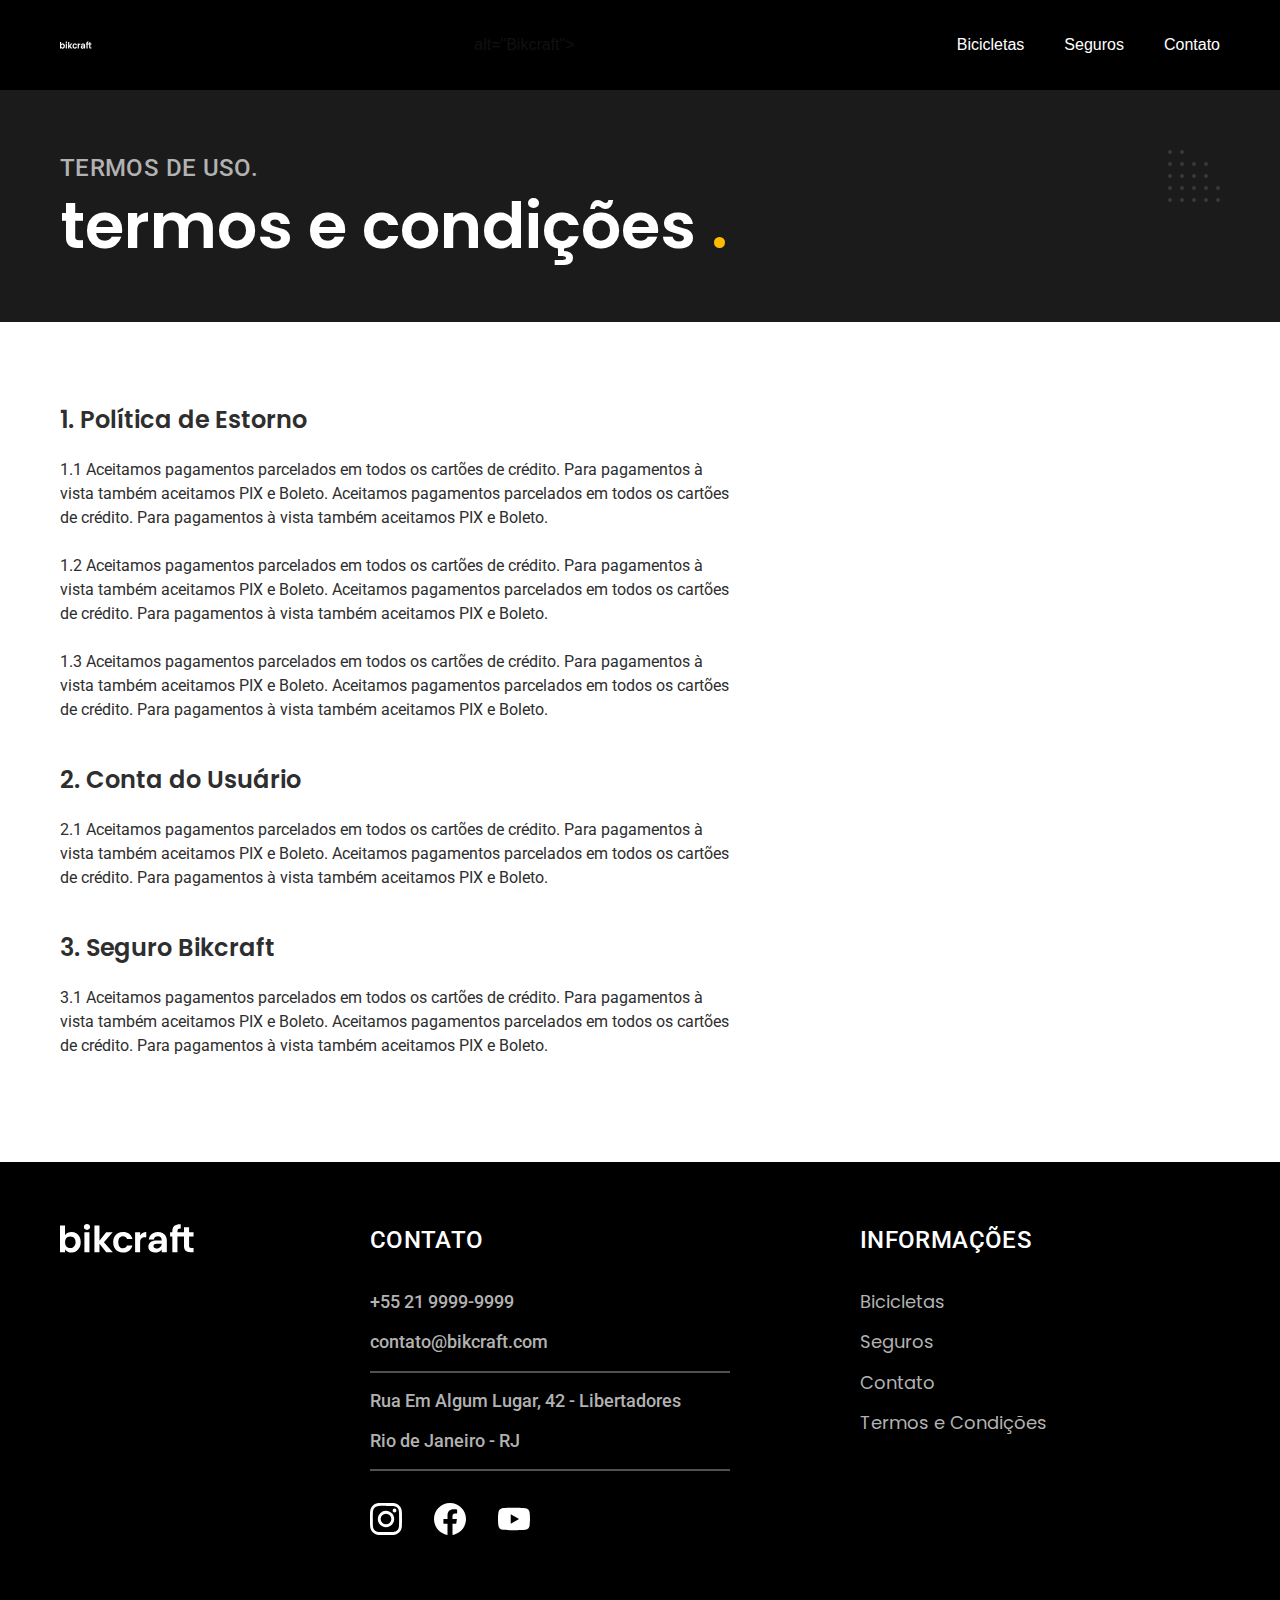
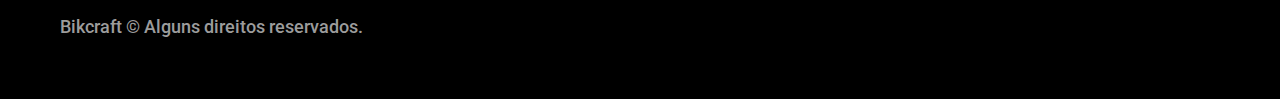
<file: termos.html>
<!DOCTYPE html>
<html lang="pt-br">

<head>
  <meta charset="UTF-8">
  <meta name="viewport" content="width=device-width, initial-scale=1.0">
  <title>Termos e Condições | Bikcraft</title>
  <meta name="description" content="Termos e Condições">

  <link rel="stylesheet" href="./css/style.min.css">

  <link rel="preload" href="./css/style.min.css" as="style">


  <link rel="preconnect" href="https://fonts.googleapis.com">
  <link rel="preconnect" href="https://fonts.gstatic.com" crossorigin>
  <link href="https://fonts.googleapis.com/css2?family=Merriweather:ital,opsz,wght@0,18..144,300..900;1,18..144,300..900&family=Poppins:wght@400;600&family=Roboto:ital,wght@0,100..900;1,100..900&display=swap" rel="stylesheet">
  <link rel="icon" href="./favicon.svg" type="image/svg+xml">


  <script>document.documentElement.classList.add('js')</script>
</head>

<body id="termos">

  <header class="header-bg">
    <div class="header container">
      <a <a href="./"><img src="./img/bikcraft.svg" height="136" width="32" alt="Bikcraft"></a> alt="Bikcraft"></a>
      <nav aria-label="primaria">
        <ul class="header-menu font1m --cor0">
          <li><a href="./bicicletas.html">Bicicletas</a></li>
          <li><a href="./seguros.html">Seguros</a></li>
          <li><a href="./contato.html">Contato</a></li>
        </ul>
      </nav>
    </div>
  </header>

  <main>
    <div class="titulo-bg">
      <div class="titulo container">
        <p class="font-2-l-b cor-5">Termos de Uso.</p>
        <h1 class="font-1-xxl cor-0">termos e condições <span class="cor-p1">.</span></h1>
      </div>
    </div>

    <div class="termos font-2-s cor-10 container">
      <h2 class="font-1-l -cor-11">1. Política de Estorno</h2>
      <p>1.1 Aceitamos pagamentos parcelados em todos os cartões de crédito. Para pagamentos à vista também aceitamos PIX e Boleto. Aceitamos pagamentos parcelados em todos os cartões de crédito. Para pagamentos à vista também aceitamos PIX e Boleto.</p>
      <p>1.2 Aceitamos pagamentos parcelados em todos os cartões de crédito. Para pagamentos à vista também aceitamos PIX e Boleto. Aceitamos pagamentos parcelados em todos os cartões de crédito. Para pagamentos à vista também aceitamos PIX e Boleto.</p>
      <p>1.3 Aceitamos pagamentos parcelados em todos os cartões de crédito. Para pagamentos à vista também aceitamos PIX e Boleto. Aceitamos pagamentos parcelados em todos os cartões de crédito. Para pagamentos à vista também aceitamos PIX e Boleto.</p>

      <h2 class="font-1-l -cor-11">2. Conta do Usuário</h2>
      <p>2.1 Aceitamos pagamentos parcelados em todos os cartões de crédito. Para pagamentos à vista também aceitamos PIX e Boleto. Aceitamos pagamentos parcelados em todos os cartões de crédito. Para pagamentos à vista também aceitamos PIX e Boleto.</p>

      <h2 class="font-1-l -cor-11">3. Seguro Bikcraft</h2>
      <p>3.1 Aceitamos pagamentos parcelados em todos os cartões de crédito. Para pagamentos à vista também aceitamos PIX e Boleto. Aceitamos pagamentos parcelados em todos os cartões de crédito. Para pagamentos à vista também aceitamos PIX e Boleto.</p>
    </div>
  </main>

  <footer class="footer-bg">
    <div class="footer container">

      <img src="./img/bikcraft.svg" alt="Bikcraft">

      <div class="footer-contato">
        <h3 class="font-2-l-b cor-0">Contato</h3>

        <ul class="cor-5 font-2-m">
          <li><a href="tel:+552199999999">+55 21 9999-9999</a></li>
          <li><a href="mailto:contato@bikcraft.com">contato@bikcraft.com</a></li>
          <li>Rua Em Algum Lugar, 42 - Libertadores</li>
          <li>Rio de Janeiro - RJ</li>
        </ul>

        <div class="footer-redes">
          <a href="./">
            <img src="./img/redes/instagram.svg" alt="Instagram">
          </a>
          <a href="./">
            <img src="./img/redes/facebook.svg" alt="facebook">
          </a>
          <a href="./">
            <img src="./img/redes/youtube.svg" alt="youtube">
          </a>
        </div>

      </div>

      <div class="footer-informacoes">
        <h3 class="font-2-l-b cor-0">Informações</h3>

        <nav>
          <ul class="font-1-m cor-5">
            <li><a href="./bicicletas.html">Bicicletas</a></li>
            <li><a href="./seguros.html">Seguros</a></li>
            <li><a href="./contato.html">Contato</a></li>
            <li><a href="./termos.html">Termos e Condições</a></li>
          </ul>
        </nav>
      </div>

      <p class="footer-copy font-2-m cor-6">Bikcraft © Alguns direitos reservados.</p>

    </div>

  </footer>
  <script src="./js/script.js"></script>
</body>

</html>
</file>
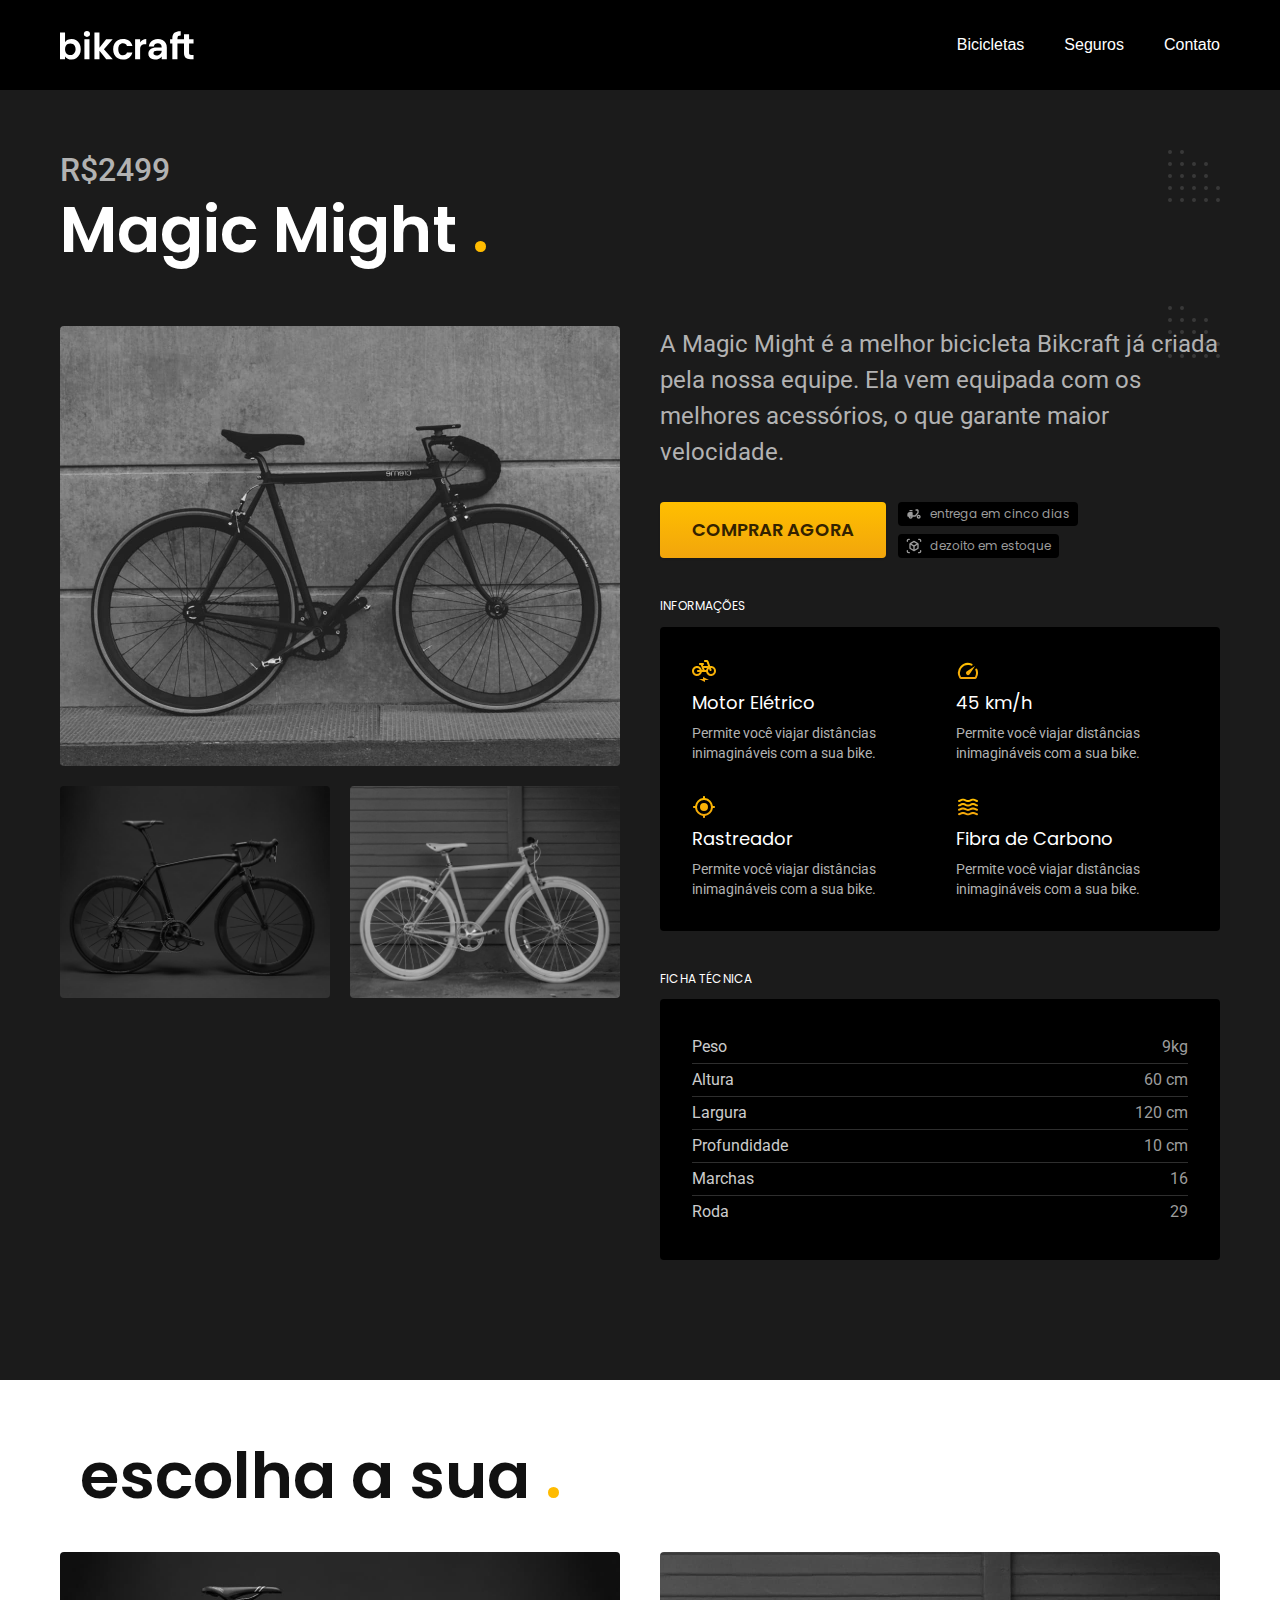
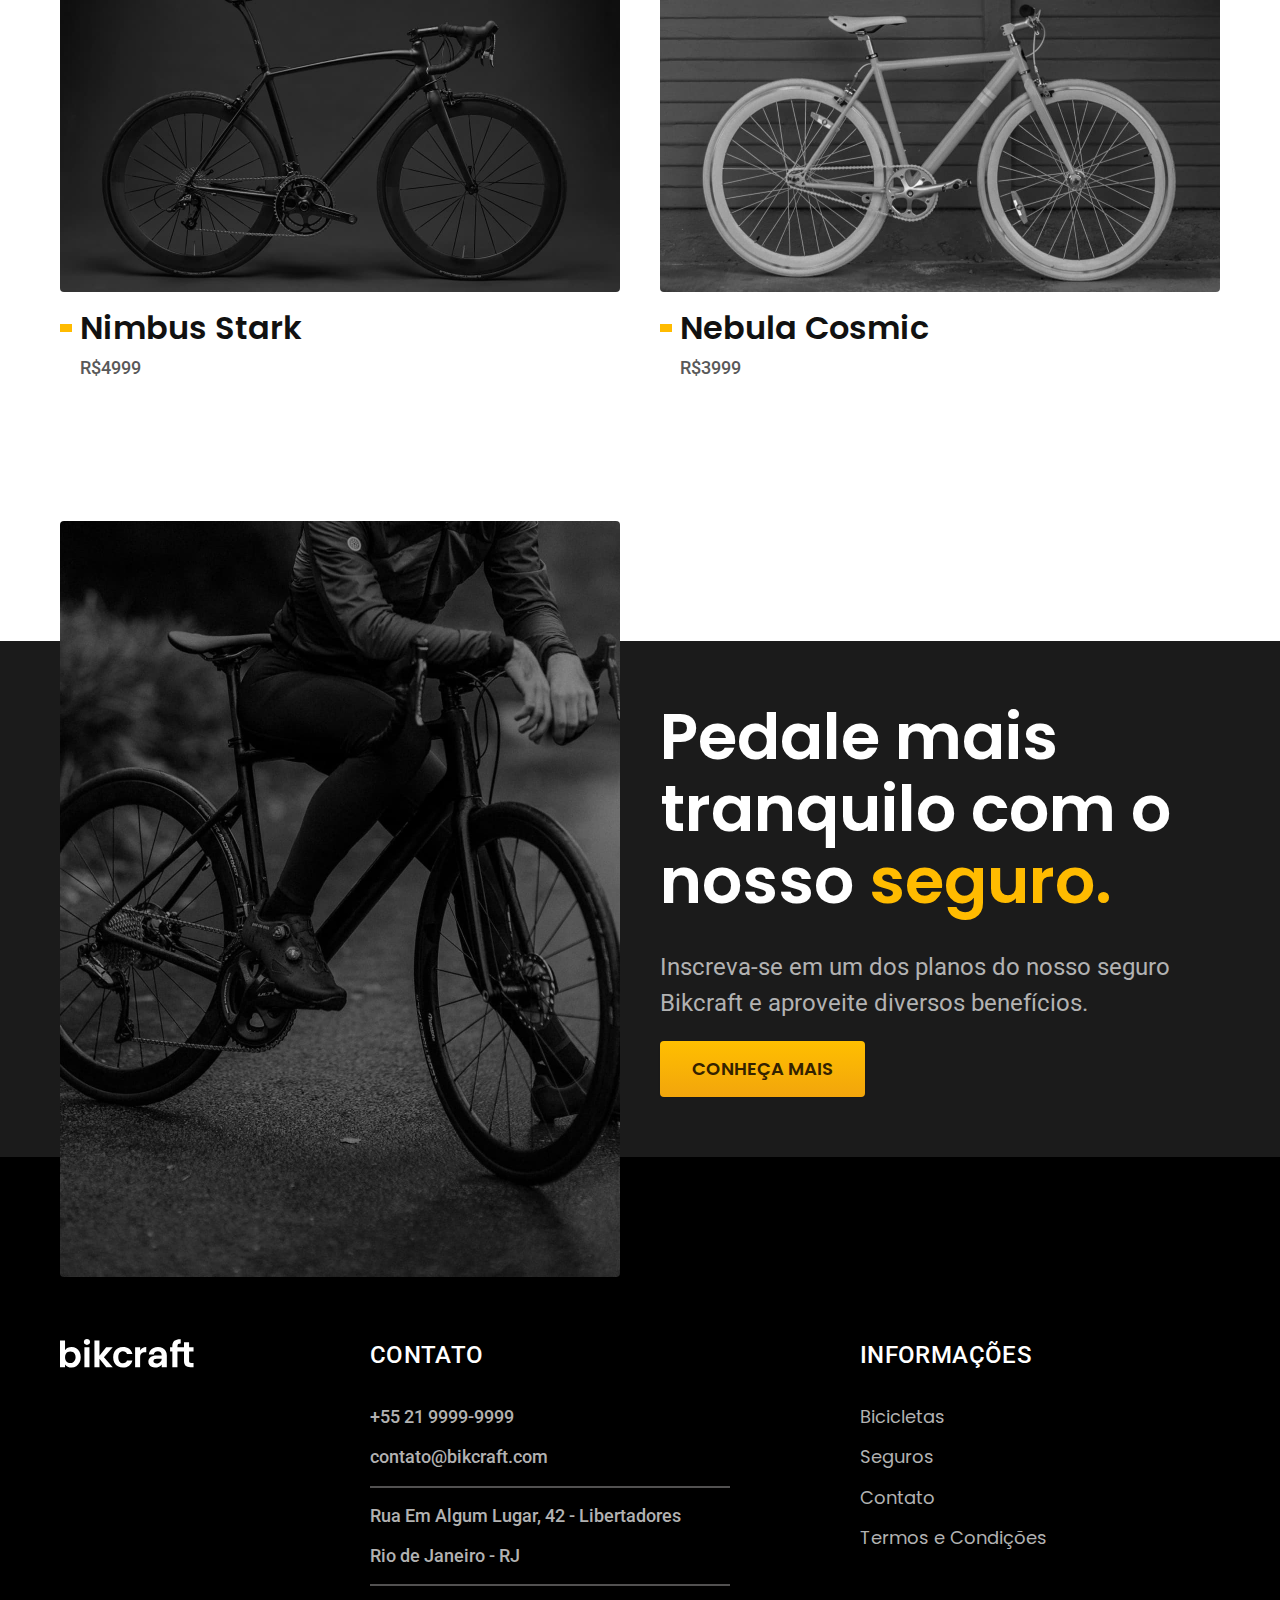
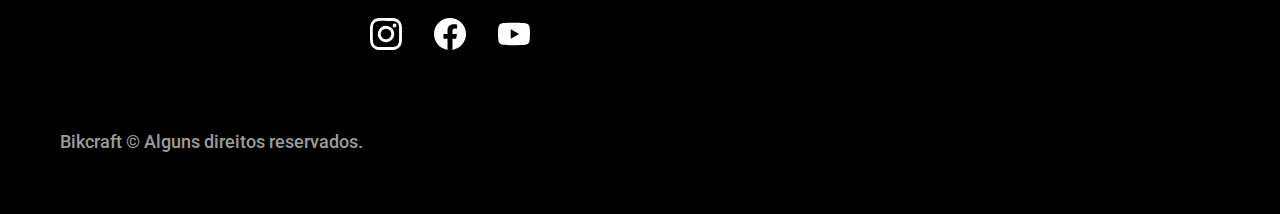
<file: bicicletas/magic.html>
<!DOCTYPE html>
<html lang="pt-br">

<head>
  <meta charset="UTF-8">
  <meta name="viewport" content="width=device-width, initial-scale=1.0">
  <title> Magic | Bikcraft</title>
  <meta name="description" content="Termos e Condições">

  <link rel="stylesheet" href="../css/style.min.css">


  <link rel="preconnect" href="https://fonts.googleapis.com">
  <link rel="preconnect" href="https://fonts.gstatic.com" crossorigin>
  <link href="https://fonts.googleapis.com/css2?family=Merriweather:ital,opsz,wght@0,18..144,300..900;1,18..144,300..900&family=Poppins:wght@400;600&family=Roboto:ital,wght@0,100..900;1,100..900&display=swap" rel="stylesheet">
  <link rel="icon" href="./favicon.svg" type="image/svg+xml">

  <link rel="icon" href="../favicon.svg" type="image/svg+xml">

  <script>document.documentElement.classList.add('js')</script>
</head>

<body id="bicicleta">

  <header class="header-bg">
    <div class="header container">
      <a href="../"><img src="../img/bikcraft.svg" width="136" height="32" alt="Bikcraft"></a>
      <nav aria-label="primaria">
        <ul class="header-menu font1m --cor0">
          <li><a href="../bicicletas.html">Bicicletas</a></li>
          <li><a href="../seguros.html">Seguros</a></li>
          <li><a href="../contato.html">Contato</a></li>
        </ul>
      </nav>
    </div>
  </header>

  <main class="titulo-bg">
    <div>
      <div class="titulo container">
        <p class="font-2-xl cor-5">R$2499</p>
        <h1 class="font-1-xxl cor-0">Magic Might <span class="cor-p1">.</span></h1>
      </div>
    </div>



    <div class="bicicleta container">
      <div class="bicicleta-imagens">
        <img src="../img/bicicleta/nimbus2.jpg" width="1120" height="880" alt="1">
        <img src="../img/bicicleta/nimbus1.jpg" width="1120" height="880" alt="2">
        <img src="../img/bicicleta/nimbus3.jpg" width="1120" height="880" alt="3">
      </div>

      <div class="bicicleta-conteudo">
        <p class="font-2-l cor-5">A Magic Might é a melhor bicicleta Bikcraft já criada pela nossa equipe. Ela vem equipada com os melhores acessórios, o que garante maior velocidade.</p>

        <div class="bicicleta-comprar">
          <a class="botao" href="../orcamento.html?tipo=bikcraft&produto=magic">Comprar agora</a>
          <span class="font-1-xs cor-6"><img src="../img/icones/entrega.svg" width="16" height="16" alt=""> entrega em cinco dias</span>
          <span class="font-1-xs cor-6"><img src="../img/icones/estoque.svg" width="16" height="16" alt="">dezoito em estoque</span>
        </div>

        <h2 class="font-1-xs cor-0">Informações</h2>
        <ul class="bicicleta-informacoes">
          <li>
            <img src="../img/icones/eletrica.svg" width="24" height="24" alt="">
            <h3 class="font-1-m cor-0">Motor Elétrico</h3>
            <p class="font-2-xs cor-5">Permite você viajar distâncias inimagináveis com a sua bike.</p>
          </li>

          <li>
            <img src="../img/icones/velocidade.svg" width="24" height="24" alt="">
            <h3 class="font-1-m cor-0">45 km/h</h3>
            <p class="font-2-xs cor-5">Permite você viajar distâncias inimagináveis com a sua bike.</p>
          </li>

          <li>
            <img src="../img/icones/rastreador.svg" width="24" height="24" alt="">
            <h3 class="font-1-m cor-0">Rastreador</h3>
            <p class="font-2-xs cor-5">Permite você viajar distâncias inimagináveis com a sua bike.</p>
          </li>

          <li>
            <img src="../img/icones/carbono.svg" width="24" height="24" alt="">
            <h3 class="font-1-m cor-0">Fibra de Carbono</h3>
            <p class="font-2-xs cor-5">Permite você viajar distâncias inimagináveis com a sua bike.</p>
          </li>
        </ul>

        <h2 class="font-1-xs cor-0">Ficha Técnica</h2>
        <ul class="bicicleta-ficha font-2-s cor-4">
          <li>Peso <span>9kg</span></li>
          <li>Altura <span>60 cm</span></li>
          <li>Largura <span>120 cm</span></li>
          <li>Profundidade <span>10 cm</span></li>
          <li>Marchas <span>16</span></li>
          <li>Roda <span>29</span></li>
        </ul>

      </div>
    </div>
  </main>

  <article class="bicicletas-lista container">
    <h2 class=" container font-1-xxl">escolha a sua <span class="cor-p1">.</span>
    </h2>

    <ul>
      <li>
        <a href="./nimbus.html">
          <img src="../img/bicicletas/nimbus.jpg" width="1120" height="680" alt="Bicicleta preta">
          <h3 class="font-1-xl">Nimbus Stark</h3>
          <span class="font-2-m cor-8">R$4999</span>
        </a>
      </li>


      <li>
        <a href="./nebula.html">
          <img src="../img/bicicletas/nebula.jpg" width="1120" height="680" alt="Bicicleta preta">
          <h3 class="font-1-xl">Nebula Cosmic</h3>
          <span class="font-2-m cor-8">R$3999</span>
        </a>
      </li>
    </ul>
  </article>


  <article class="seguro-bg">
    <div class="seguro container">
      <div class="seguro-imagem">
        <img src="../img/fotos/seguros.jpg" width="1360" height="1512" alt="Pessoa Parada em cima de bicicleta">
      </div>

      <div class="seguro-conteudo">
        <h2 class="font-1-xxl cor-0">Pedale mais tranquilo com o nosso <span class="cor-p1">seguro.</span></h2>
        <p class="font-2-l cor-5">Inscreva-se em um dos planos do nosso seguro Bikcraft e aproveite diversos benefícios.</p>
        <a class="botao" href="../seguros.html">Conheça Mais</a>
      </div>

    </div>
  </article>

  <footer class="footer-bg">
    <div class="footer container">

      <img src="../img/bikcraft.svg" alt="Bikcraft">

      <div class="footer-contato">
        <h3 class="font-2-l-b cor-0">Contato</h3>

        <ul class="cor-5 font-2-m">
          <li><a href="tel:+552199999999">+55 21 9999-9999</a></li>
          <li><a href="mailto:contato@bikcraft.com">contato@bikcraft.com</a></li>
          <li>Rua Em Algum Lugar, 42 - Libertadores</li>
          <li>Rio de Janeiro - RJ</li>
        </ul>

        <div class="footer-redes">
          <a href="../">
            <img src="../img/redes/instagram.svg" width="32" height="32" alt="Instagram">
          </a>
          <a href="../">
            <img src="../img/redes/facebook.svg" width="32" height="32" alt="facebook">
          </a>
          <a href="../">
            <img src="../img/redes/youtube.svg" width="32" height="32" alt="youtube">
          </a>
        </div>

      </div>

      <div class="footer-informacoes">
        <h3 class="font-2-l-b cor-0">Informações</h3>

        <nav>
          <ul class="font-1-m cor-5">
            <li><a href="../bicicletas.html">Bicicletas</a></li>
            <li><a href="../seguros.html">Seguros</a></li>
            <li><a href="../contato.html">Contato</a></li>
            <li><a href="../termos.html">Termos e Condições</a></li>
          </ul>
        </nav>
      </div>

      <p class="footer-copy font-2-m cor-6">Bikcraft © Alguns direitos reservados.</p>

    </div>

  </footer>
  <script src="../js/script.js"></script>
</body>

</html>
</file>
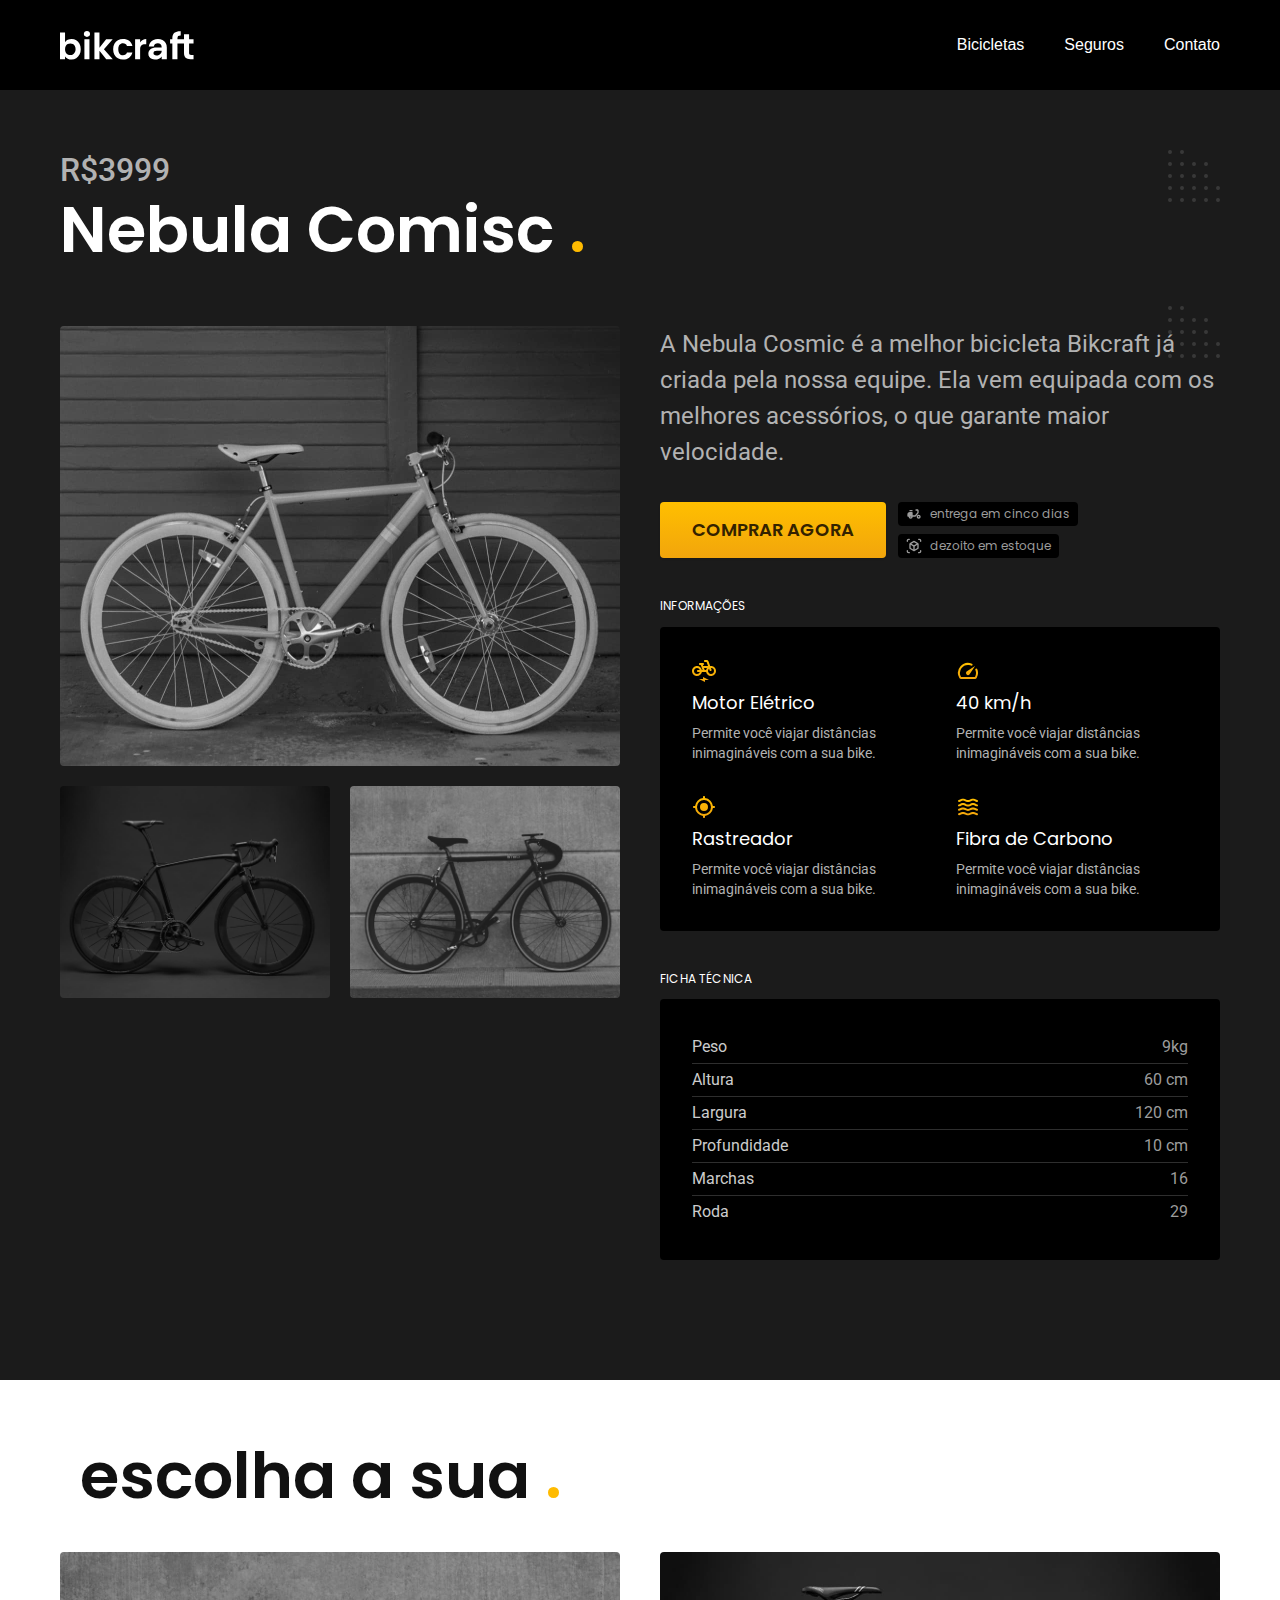
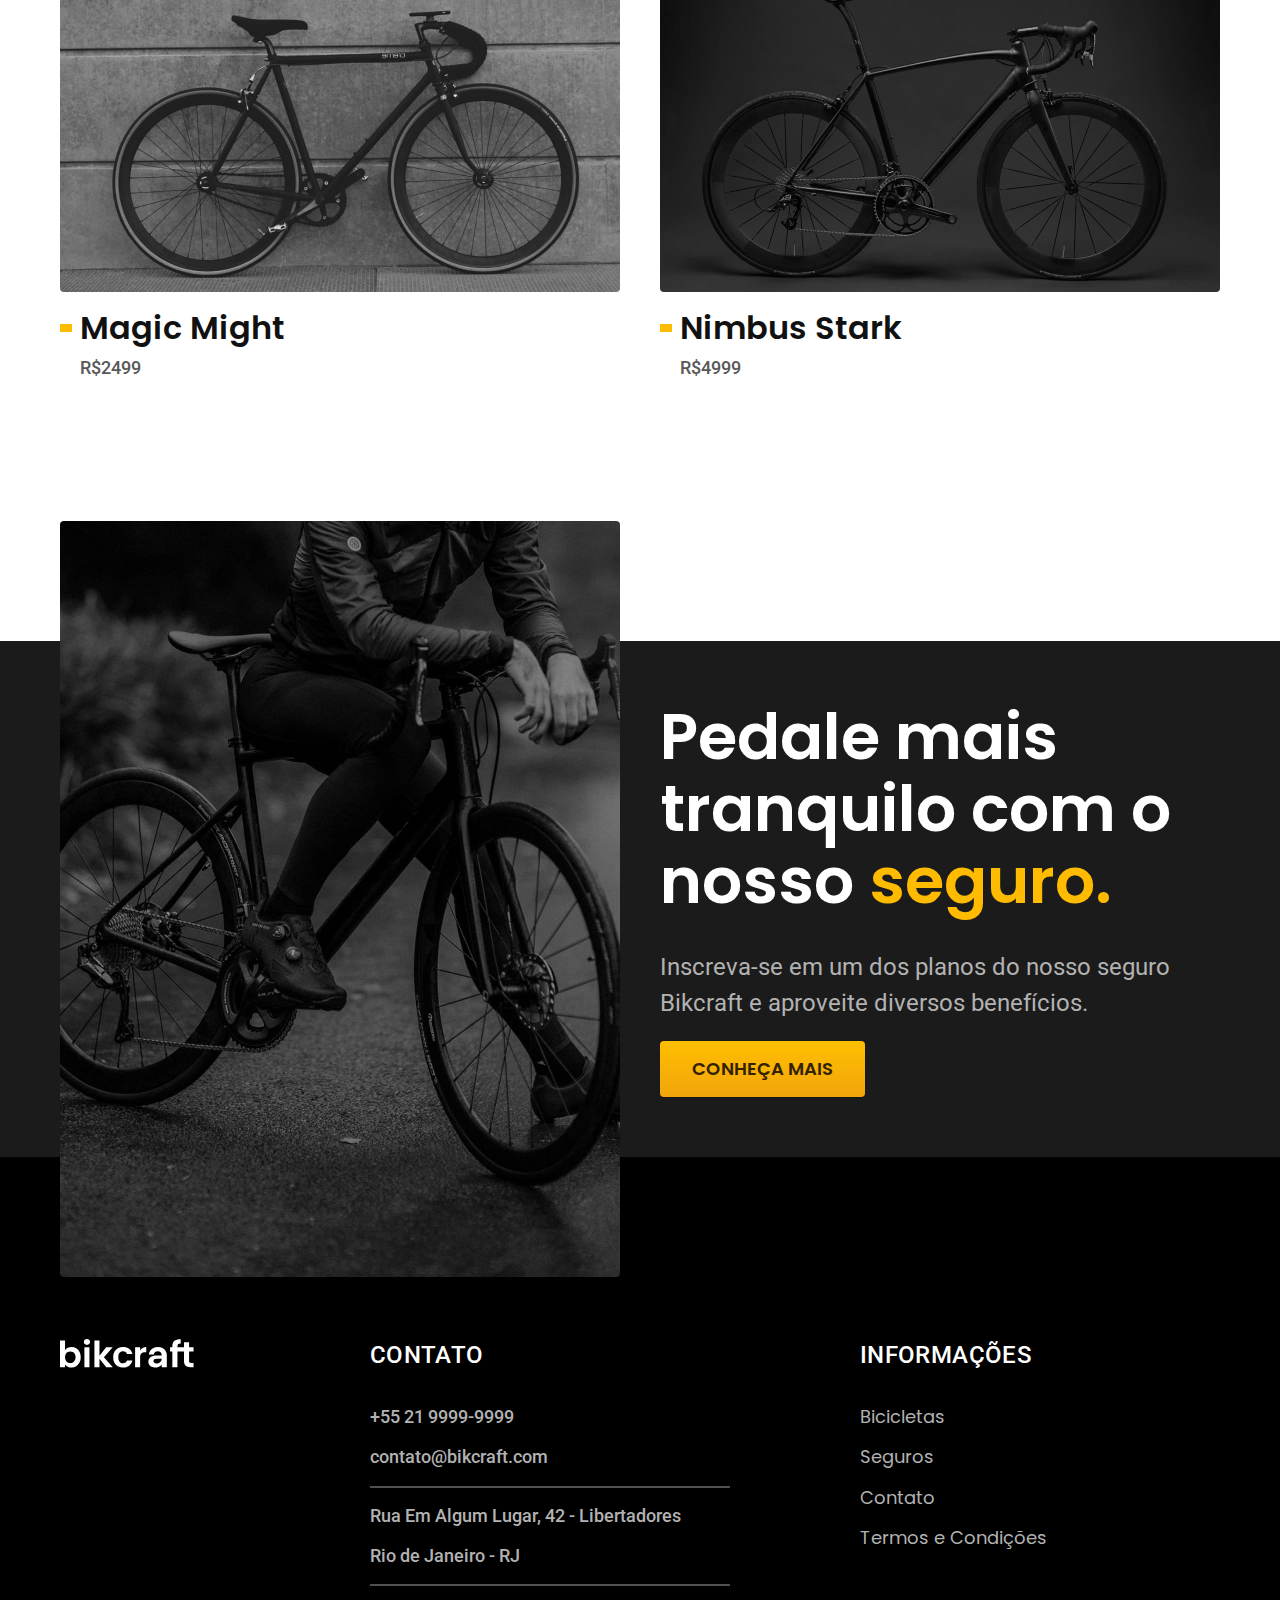
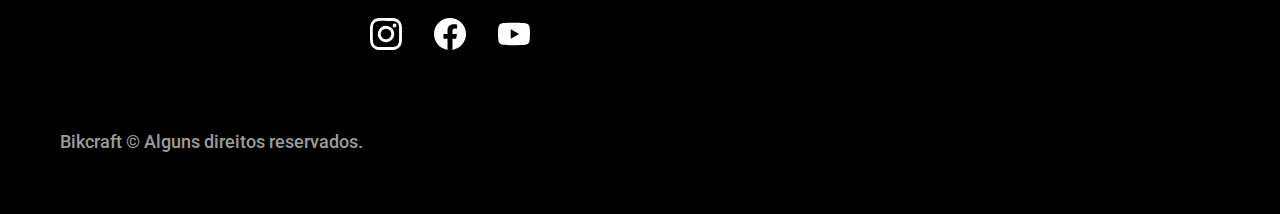
<file: bicicletas/nebula.html>
<!DOCTYPE html>
<html lang="pt-br">

<head>
  <meta charset="UTF-8">
  <meta name="viewport" content="width=device-width, initial-scale=1.0">
  <title> Nebula | Bikcraft</title>
  <meta name="description" content="Termos e Condições">

  <link rel="stylesheet" href="../css/style.min.css">


  <link rel="preconnect" href="https://fonts.googleapis.com">
  <link rel="preconnect" href="https://fonts.gstatic.com" crossorigin>
  <link href="https://fonts.googleapis.com/css2?family=Merriweather:ital,opsz,wght@0,18..144,300..900;1,18..144,300..900&family=Poppins:wght@400;600&family=Roboto:ital,wght@0,100..900;1,100..900&display=swap" rel="stylesheet">
  <link rel="icon" href="./favicon.svg" type="image/svg+xml">

  <link rel="icon" href="../favicon.svg" type="image/svg+xml">

  <script>document.documentElement.classList.add('js')</script>
</head>

<body id="bicicleta">

  <header class="header-bg">
    <div class="header container">
      <a href="../"><img src="../img/bikcraft.svg" alt="Bikcraft"></a>
      <nav aria-label="primaria">
        <ul class="header-menu font1m --cor0">
          <li><a href="../bicicletas.html">Bicicletas</a></li>
          <li><a href="../seguros.html">Seguros</a></li>
          <li><a href="../contato.html">Contato</a></li>
        </ul>
      </nav>
    </div>
  </header>

  <main class="titulo-bg">
    <div>
      <div class="titulo container">
        <p class="font-2-xl cor-5">R$3999</p>
        <h1 class="font-1-xxl cor-0">Nebula Comisc <span class="cor-p1">.</span></h1>
      </div>
    </div>



    <div class="bicicleta container">
      <div class="bicicleta-imagens">
        <img src="../img/bicicleta/nimbus3.jpg" alt="1">
        <img src="../img/bicicleta/nimbus1.jpg" alt="2">
        <img src="../img/bicicleta/nimbus2.jpg" alt="3">
      </div>

      <div class="bicicleta-conteudo">
        <p class="font-2-l cor-5">A Nebula Cosmic é a melhor bicicleta Bikcraft já criada pela nossa equipe. Ela vem equipada com os melhores acessórios, o que garante maior velocidade.</p>

        <div class="bicicleta-comprar">
          <a class="botao" href="../orcamento.html?tipo=bikcraft&produto=nebula">Comprar agora</a>
          <span class="font-1-xs cor-6"><img src="../img/icones/entrega.svg" alt=""> entrega em cinco dias</span>
          <span class="font-1-xs cor-6"><img src="../img/icones/estoque.svg" alt="">dezoito em estoque</span>
        </div>

        <h2 class="font-1-xs cor-0">Informações</h2>
        <ul class="bicicleta-informacoes">
          <li>
            <img src="../img/icones/eletrica.svg" alt="">
            <h3 class="font-1-m cor-0">Motor Elétrico</h3>
            <p class="font-2-xs cor-5">Permite você viajar distâncias inimagináveis com a sua bike.</p>
          </li>

          <li>
            <img src="../img/icones/velocidade.svg" alt="">
            <h3 class="font-1-m cor-0">40 km/h</h3>
            <p class="font-2-xs cor-5">Permite você viajar distâncias inimagináveis com a sua bike.</p>
          </li>

          <li>
            <img src="../img/icones/rastreador.svg" alt="">
            <h3 class="font-1-m cor-0">Rastreador</h3>
            <p class="font-2-xs cor-5">Permite você viajar distâncias inimagináveis com a sua bike.</p>
          </li>

          <li>
            <img src="../img/icones/carbono.svg" alt="">
            <h3 class="font-1-m cor-0">Fibra de Carbono</h3>
            <p class="font-2-xs cor-5">Permite você viajar distâncias inimagináveis com a sua bike.</p>
          </li>
        </ul>

        <h2 class="font-1-xs cor-0">Ficha Técnica</h2>
        <ul class="bicicleta-ficha font-2-s cor-4">
          <li>Peso <span>9kg</span></li>
          <li>Altura <span>60 cm</span></li>
          <li>Largura <span>120 cm</span></li>
          <li>Profundidade <span>10 cm</span></li>
          <li>Marchas <span>16</span></li>
          <li>Roda <span>29</span></li>
        </ul>

      </div>
    </div>
  </main>

  <article class="bicicletas-lista container">
    <h2 class=" container font-1-xxl">escolha a sua <span class="cor-p1">.</span>
    </h2>

    <ul>
      <li>
        <a href="./magic.html">
          <img src="../img/bicicletas/magic.jpg" alt="Bicicleta preta">
          <h3 class="font-1-xl">Magic Might</h3>
          <span class="font-2-m cor-8">R$2499</span>
        </a>
      </li>


      <li>
        <a href="./nimbus.html">
          <img src="../img/bicicletas/nimbus.jpg" alt="Bicicleta preta">
          <h3 class="font-1-xl">Nimbus Stark</h3>
          <span class="font-2-m cor-8">R$4999</span>
        </a>
      </li>
    </ul>
  </article>


  <article class="seguro-bg">
    <div class="seguro container">
      <div class="seguro-imagem">
        <img src="../img/fotos/seguros.jpg" alt="Pessoa Parada em cima de bicicleta">
      </div>

      <div class="seguro-conteudo">
        <h2 class="font-1-xxl cor-0">Pedale mais tranquilo com o nosso <span class="cor-p1">seguro.</span></h2>
        <p class="font-2-l cor-5">Inscreva-se em um dos planos do nosso seguro Bikcraft e aproveite diversos benefícios.</p>
        <a class="botao" href="../seguros.html">Conheça Mais</a>
      </div>

    </div>
  </article>

  <footer class="footer-bg">
    <div class="footer container">

      <img src="../img/bikcraft.svg" alt="Bikcraft">

      <div class="footer-contato">
        <h3 class="font-2-l-b cor-0">Contato</h3>

        <ul class="cor-5 font-2-m">
          <li><a href="tel:+552199999999">+55 21 9999-9999</a></li>
          <li><a href="mailto:contato@bikcraft.com">contato@bikcraft.com</a></li>
          <li>Rua Em Algum Lugar, 42 - Libertadores</li>
          <li>Rio de Janeiro - RJ</li>
        </ul>

        <div class="footer-redes">
          <a href="../">
            <img src="../img/redes/instagram.svg" alt="Instagram">
          </a>
          <a href="../">
            <img src="../img/redes/facebook.svg" alt="facebook">
          </a>
          <a href="../">
            <img src="../img/redes/youtube.svg" alt="youtube">
          </a>
        </div>

      </div>

      <div class="footer-informacoes">
        <h3 class="font-2-l-b cor-0">Informações</h3>

        <nav>
          <ul class="font-1-m cor-5">
            <li><a href="../bicicletas.html">Bicicletas</a></li>
            <li><a href="../seguros.html">Seguros</a></li>
            <li><a href="../contato.html">Contato</a></li>
            <li><a href="../termos.html">Termos e Condições</a></li>
          </ul>
        </nav>
      </div>

      <p class="footer-copy font-2-m cor-6">Bikcraft © Alguns direitos reservados.</p>

    </div>

  </footer>
  <script src="../js/script.js"></script>
</body>

</html>
</file>
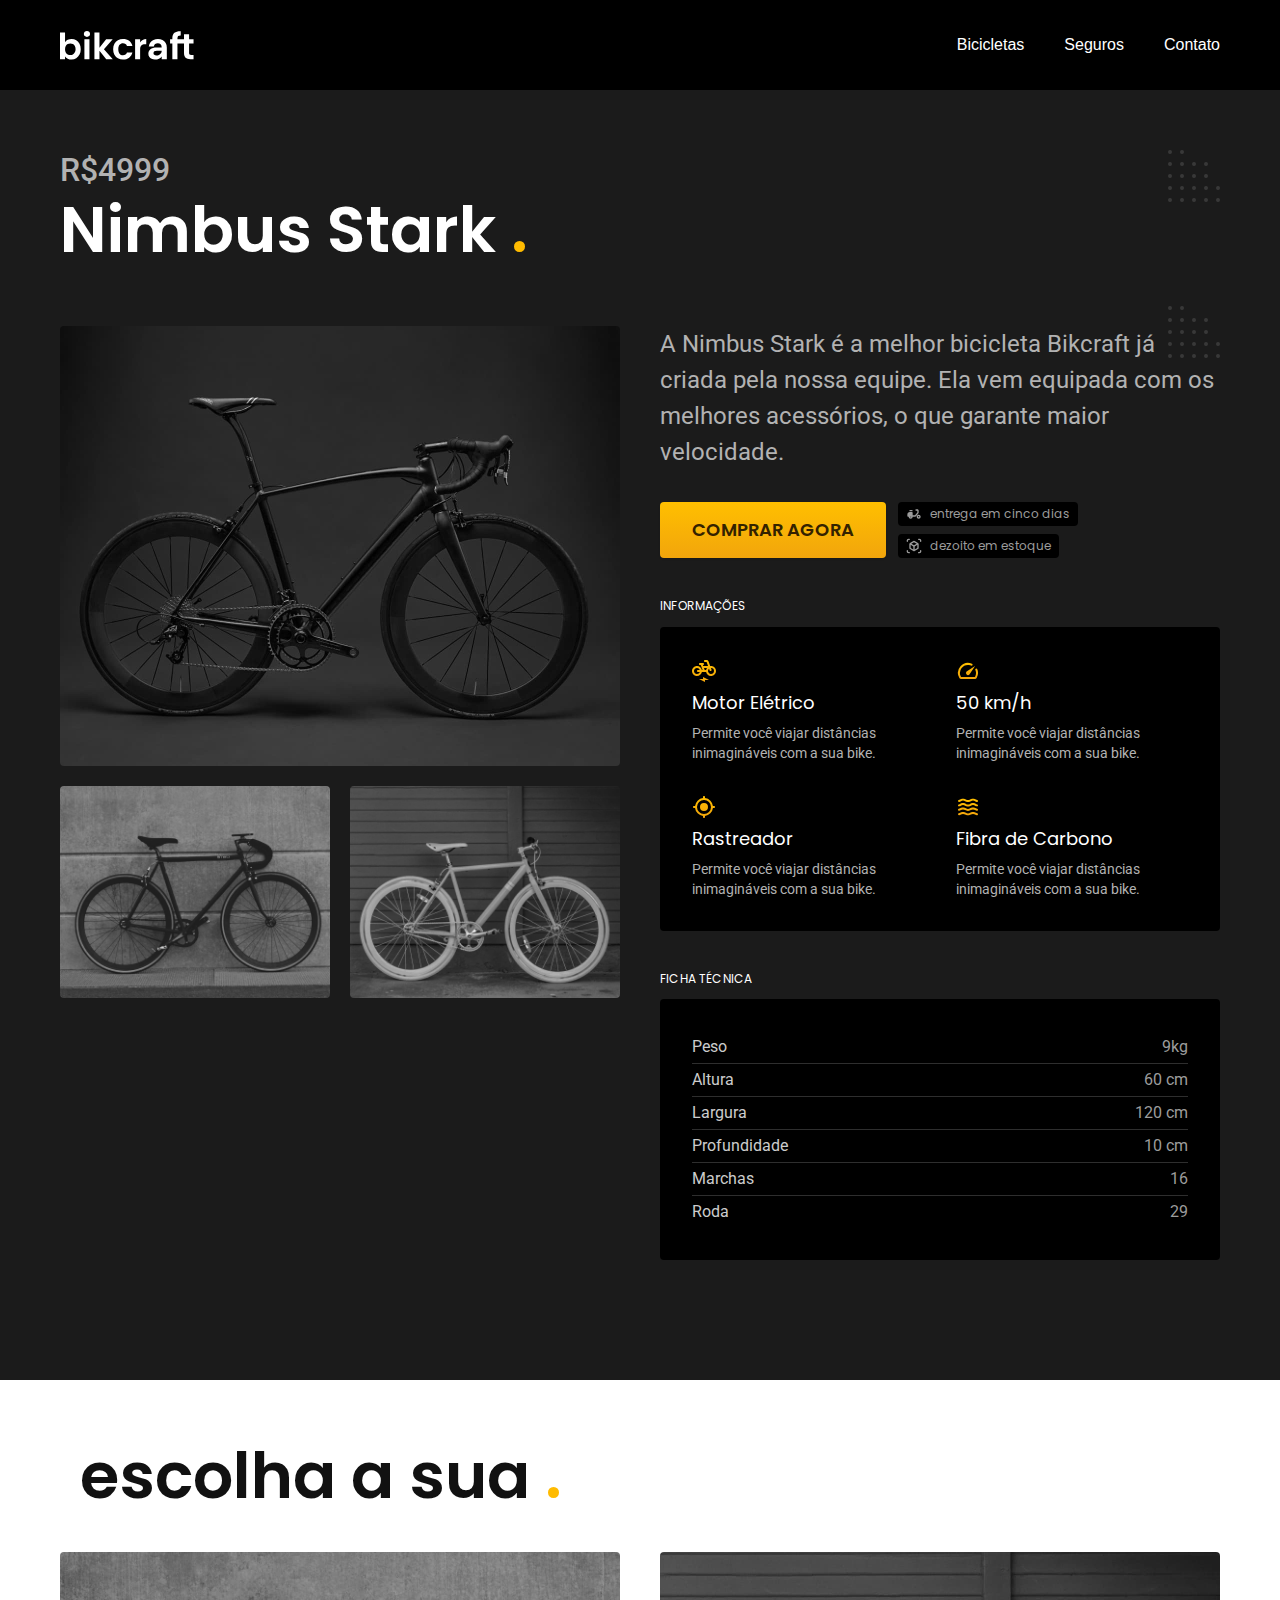
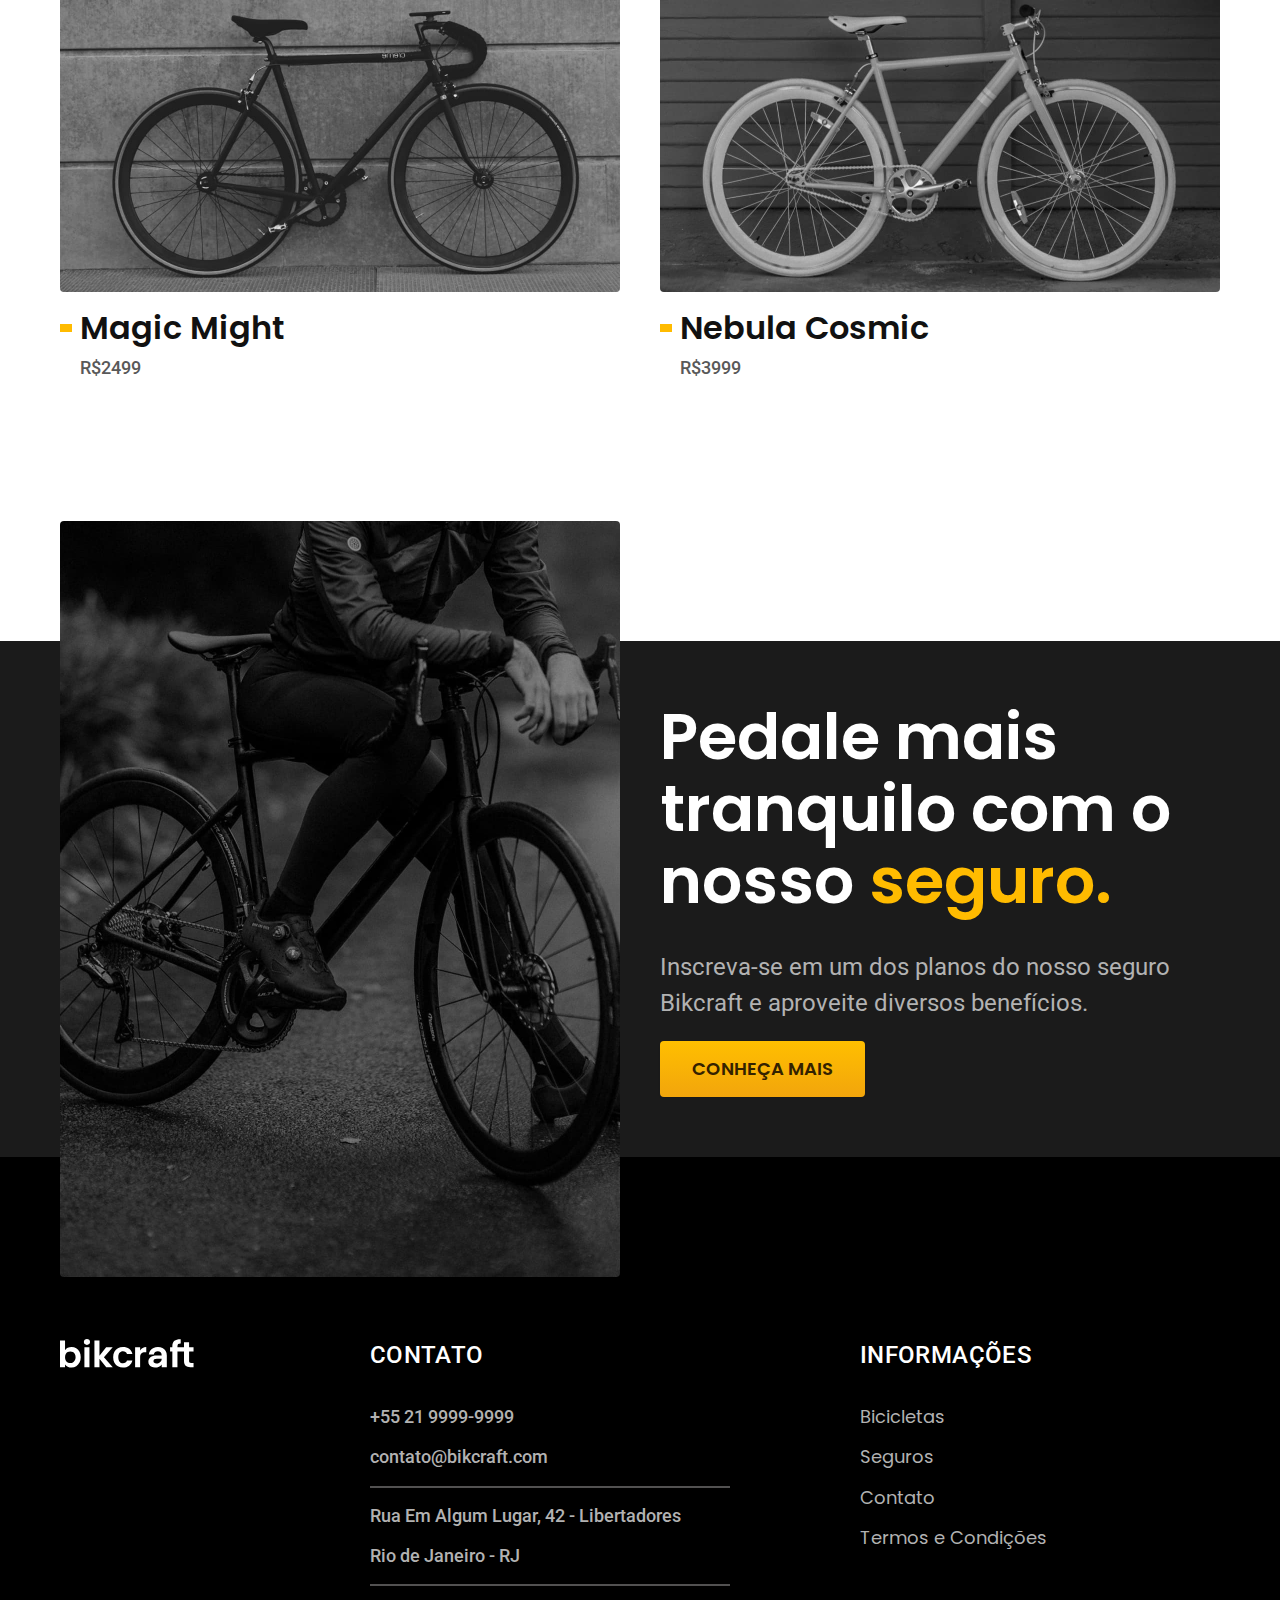
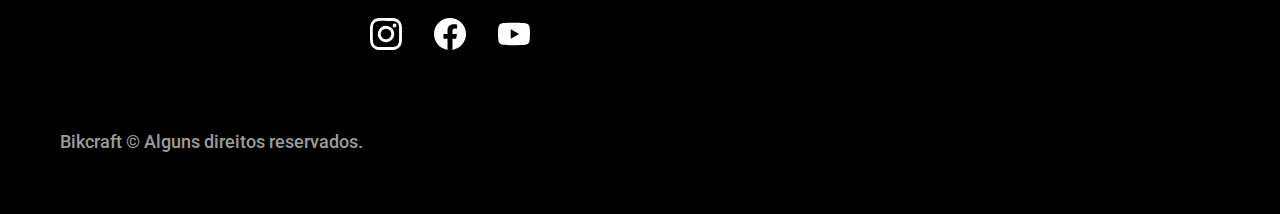
<file: bicicletas/nimbus.html>
<!DOCTYPE html>
<html lang="pt-br">

<head>
  <meta charset="UTF-8">
  <meta name="viewport" content="width=device-width, initial-scale=1.0">
  <title> Nimbus | Bikcraft</title>
  <meta name="description" content="Termos e Condições">

  <link rel="stylesheet" href="../css/style.min.css">


  <link rel="preconnect" href="https://fonts.googleapis.com">
  <link rel="preconnect" href="https://fonts.gstatic.com" crossorigin>
  <link href="https://fonts.googleapis.com/css2?family=Merriweather:ital,opsz,wght@0,18..144,300..900;1,18..144,300..900&family=Poppins:wght@400;600&family=Roboto:ital,wght@0,100..900;1,100..900&display=swap" rel="stylesheet">
  <link rel="icon" href="./favicon.svg" type="image/svg+xml">

  <link rel="icon" href="../favicon.svg" type="image/svg+xml">

  <script>document.documentElement.classList.add('js')</script>
</head>

<body id="bicicleta">

  <header class="header-bg">
    <div class="header container">
      <a href="../"><img src="../img/bikcraft.svg" alt="Bikcraft"></a>
      <nav aria-label="primaria">
        <ul class="header-menu font1m --cor0">
          <li><a href="../bicicletas.html">Bicicletas</a></li>
          <li><a href="../seguros.html">Seguros</a></li>
          <li><a href="../contato.html">Contato</a></li>
        </ul>
      </nav>
    </div>
  </header>

  <main class="titulo-bg">
    <div>
      <div class="titulo container">
        <p class="font-2-xl cor-5">R$4999</p>
        <h1 class="font-1-xxl cor-0">Nimbus Stark <span class="cor-p1">.</span></h1>
      </div>
    </div>



    <div class="bicicleta container">
      <div class="bicicleta-imagens">
        <img src="../img/bicicleta/nimbus1.jpg" alt="1">
        <img src="../img/bicicleta/nimbus2.jpg" alt="2">
        <img src="../img/bicicleta/nimbus3.jpg" alt="3">
      </div>

      <div class="bicicleta-conteudo">
        <p class="font-2-l cor-5">A Nimbus Stark é a melhor bicicleta Bikcraft já criada pela nossa equipe. Ela vem equipada com os melhores acessórios, o que garante maior velocidade.</p>

        <div class="bicicleta-comprar">
          <a class="botao" href="../orcamento.html?tipo=bikcraft&produto=nimbus">Comprar agora</a>
          <span class="font-1-xs cor-6"><img src="../img/icones/entrega.svg" alt=""> entrega em cinco dias</span>
          <span class="font-1-xs cor-6"><img src="../img/icones/estoque.svg" alt="">dezoito em estoque</span>
        </div>

        <h2 class="font-1-xs cor-0">Informações</h2>
        <ul class="bicicleta-informacoes">
          <li>
            <img src="../img/icones/eletrica.svg" alt="">
            <h3 class="font-1-m cor-0">Motor Elétrico</h3>
            <p class="font-2-xs cor-5">Permite você viajar distâncias inimagináveis com a sua bike.</p>
          </li>

          <li>
            <img src="../img/icones/velocidade.svg" alt="">
            <h3 class="font-1-m cor-0">50 km/h</h3>
            <p class="font-2-xs cor-5">Permite você viajar distâncias inimagináveis com a sua bike.</p>
          </li>

          <li>
            <img src="../img/icones/rastreador.svg" alt="">
            <h3 class="font-1-m cor-0">Rastreador</h3>
            <p class="font-2-xs cor-5">Permite você viajar distâncias inimagináveis com a sua bike.</p>
          </li>

          <li>
            <img src="../img/icones/carbono.svg" alt="">
            <h3 class="font-1-m cor-0">Fibra de Carbono</h3>
            <p class="font-2-xs cor-5">Permite você viajar distâncias inimagináveis com a sua bike.</p>
          </li>
        </ul>

        <h2 class="font-1-xs cor-0">Ficha Técnica</h2>
        <ul class="bicicleta-ficha font-2-s cor-4">
          <li>Peso <span>9kg</span></li>
          <li>Altura <span>60 cm</span></li>
          <li>Largura <span>120 cm</span></li>
          <li>Profundidade <span>10 cm</span></li>
          <li>Marchas <span>16</span></li>
          <li>Roda <span>29</span></li>
        </ul>

      </div>
    </div>
  </main>

  <article class="bicicletas-lista container">
    <h2 class=" container font-1-xxl">escolha a sua <span class="cor-p1">.</span>
    </h2>

    <ul>
      <li>
        <a href="./magic.html">
          <img src="../img/bicicletas/magic.jpg" alt="Bicicleta preta">
          <h3 class="font-1-xl">Magic Might</h3>
          <span class="font-2-m cor-8">R$2499</span>
        </a>
      </li>


      <li>
        <a href="./nebula.html">
          <img src="../img/bicicletas/nebula.jpg" alt="Bicicleta preta">
          <h3 class="font-1-xl">Nebula Cosmic</h3>
          <span class="font-2-m cor-8">R$3999</span>
        </a>
      </li>
    </ul>
  </article>


  <article class="seguro-bg">
    <div class="seguro container">
      <div class="seguro-imagem">
        <img src="../img/fotos/seguros.jpg" alt="Pessoa Parada em cima de bicicleta">
      </div>

      <div class="seguro-conteudo">
        <h2 class="font-1-xxl cor-0">Pedale mais tranquilo com o nosso <span class="cor-p1">seguro.</span></h2>
        <p class="font-2-l cor-5">Inscreva-se em um dos planos do nosso seguro Bikcraft e aproveite diversos benefícios.</p>
        <a class="botao" href="../seguros.html">Conheça Mais</a>
      </div>

    </div>
  </article>

  <footer class="footer-bg">
    <div class="footer container">

      <img src="../img/bikcraft.svg" alt="Bikcraft">

      <div class="footer-contato">
        <h3 class="font-2-l-b cor-0">Contato</h3>

        <ul class="cor-5 font-2-m">
          <li><a href="tel:+552199999999">+55 21 9999-9999</a></li>
          <li><a href="mailto:contato@bikcraft.com">contato@bikcraft.com</a></li>
          <li>Rua Em Algum Lugar, 42 - Libertadores</li>
          <li>Rio de Janeiro - RJ</li>
        </ul>

        <div class="footer-redes">
          <a href="../">
            <img src="../img/redes/instagram.svg" alt="Instagram">
          </a>
          <a href="../">
            <img src="../img/redes/facebook.svg" alt="facebook">
          </a>
          <a href="../">
            <img src="../img/redes/youtube.svg" alt="youtube">
          </a>
        </div>

      </div>

      <div class="footer-informacoes">
        <h3 class="font-2-l-b cor-0">Informações</h3>

        <nav>
          <ul class="font-1-m cor-5">
            <li><a href="../bicicletas.html">Bicicletas</a></li>
            <li><a href="../seguros.html">Seguros</a></li>
            <li><a href="../contato.html">Contato</a></li>
            <li><a href="../termos.html">Termos e Condições</a></li>
          </ul>
        </nav>
      </div>

      <p class="footer-copy font-2-m cor-6">Bikcraft © Alguns direitos reservados.</p>

    </div>

  </footer>
  <script src="../js/script.js"></script>
</body>

</html>
</file>
<file: css/style.min.css>
body{margin:0;font-family:Arial,Helvetica,sans-serif;color:#111}blockquote,dd,dt,h1,h2,h3,h4,p,ul{margin:0}ul{padding:0;list-style:none}a{text-decoration:none;color:inherit}img{max-width:100%;height:auto;display:block}img[src$=".jpg"]{border-radius:4px}.header-bg{background-color:var(--cor-12)}.header{display:flex;flex-wrap:wrap;gap:20px;justify-content:space-between;align-items:center;padding-top:20px;padding-bottom:20px}.header-menu{display:flex;flex-wrap:wrap;gap:40px}.header-menu a{display:inline-block;padding:16px 0;position:relative;color:var(--cor-0)}.header-menu a:after{content:"";display:block;height:2px;width:0;background:var(--cor-0);margin-top:4px;transition:.3s;position:absolute}.header-menu a.ativo::after,.header-menu a:hover::after{width:100%}@media (max-width:800px){.header-menu{gap:20px}.header-menu a{background:var(--cor-11);padding:12px 16px;border-radius:4px}.header-menu a:hover{background-color:var(--cor-10)}.header a:after{display:none}}@media (max-width:600px){.header-menu{gap:12px}.header-menu a{padding:8px 12px;font-size:14px}}.footer-bg{background-color:var(--cor-12)}.footer{display:grid;grid-template-columns:3fr 5fr 4fr;gap:40px;padding-top:60px;padding-bottom:60px}.footer h3{margin-bottom:32px}.footer-contato ul{margin-bottom:32px}.footer-contato li:nth-child(2n):after{content:"";display:block;max-width:360px;height:2px;background:#525151;margin-top:16px}.footer li{margin-bottom:16px}.footer-redes{display:flex;gap:32px}.footer a:hover{color:var(--cor-0)}.footer-copy{grid-column:1/-1;margin-top:40px}@media (max-width:800px){.footer>img{display:none}.footer{grid-template-columns:1fr 1fr}}@media (max-width:600px){.footer{grid-template-columns:1fr;gap:60px}.footer-copy{margin-top:0}}.container{box-sizing:border-box;max-width:1200px;padding-left:20px;padding-right:20px;margin-left:auto;margin-right:auto}.botao{display:inline-block;padding:16px 32px;background:linear-gradient(#ffbf00,#f2a50c);border-radius:4px;box-shadow:0 1px 2px rgba(0,0,0,.1);text-transform:uppercase;color:var(--cor-p5);font:600 1.125rem/1.35 Poppins,sans-serif;max-width:max-content;border:none;cursor:pointer}.botao:hover{background:linear-gradient(#ffb60d,#e59317)}.botao.secundario{background:var(--cor-10);color:var(--cor-2)}.botao.secundario:hover{background:var(--cor-9)}.botao.seta{display:flex;align-items:center}.botao.seta::after{content:"";display:inline-block;width:18px;height:10px;margin-left:12px;background:url(../img/icones/seta.svg);transition:transform .2s}.botao.seta:hover::after{transform:translateX(4px)}@media (max-width:600px){.botao{padding:12px 16px;font-size:1rem}}.link{display:inline-block;color:var(--cor-p1);font:500 1.5rem/1.5 Poppins,sans-serif;text-transform:uppercase}.link::after{content:"";display:block;width:100%;height:4px;background-color:currentColor}.link:hover{color:var(--cor-0)}.titulo-bg{padding-top:60px;padding-bottom:60px;background-color:#1b1b1b}.titulo{background:url(../img/dec/top-right.svg) no-repeat top right 20px}.titulo p{margin-bottom:4px}@media (max-width:800px){.titulo-bg{padding-bottom:40px;padding-top:40px}.titulo p{font-size:1rem;text-transform:lowercase;font-weight:400}}.form{display:grid;grid-template-columns:1fr 1fr;gap:20px}.form label{display:block;font:600 1rem/1.5 Poppins,sans serif;margin-bottom:4px}.form input[type=email],.form input[type=text],textarea{font:400 1rem/1.5 Roboto,sans serif;background:var(--cor-1);border:1px solid var(--cor-2);padding:12px;border-radius:4px;width:100%;box-sizing:border-box}.form input[type=email]:focus,.form input[type=text]:focus,.form textarea:focus{outline:0;border-color:var(--cor-p1);background:var(--cor-0);box-shadow:0 0 0 2px #fea}.form .col-2{grid-column:span 2}@media (max-width:600px){.fomr{grid-template-columns:1fr}.form .col-2{grid-column:1}}.font-1-xs{font:400 0.75rem/1.35 Poppins,sans-serif}.font-2-xs{font:400 0.875rem/1.43 Roboto,sans-serif}.font-1-s{font:400 1rem/1.5 Poppins,sans-serif}.font-2-s{font:400 1rem/1.5 Roboto,sans-serif}.font-1-m,.font-1-m-b{font:400 1.125rem/1.35 Poppins,sans-serif}.font-1-m-b{font-weight:600}.font-2-m{font:500 1.125rem/1.35 Roboto,sans-serif}.font-1-l{font:400 1.5rem/1.5 Poppins,sans-serif}.font-2-l,.font-2-l-b{font:400 1.5rem/1.5 Roboto,sans-serif}.font-2-l-b{font-weight:500;letter-spacing:.015em;text-transform:uppercase}.font-1-xl{font:600 2rem/1.25 Poppins,sans-serif}.font-2-xl{font:500 2rem/1.25 Roboto,sans-serif}.font-1-xxl{font:600 4rem/1.125 Poppins,sans-serif}@media (max-width:1200px){.font-1-xxl{font-size:3rem}.font-2-l,.font-2-l-b{font-size:1.125rem}}@media (max-width:800px){.font-1-xxl{font-size:2rem}.font-1-xl,.font-2-xl{font-size:1.5rem}}:root{--cor-0:#ffffff;--cor-1:#f7f7f7;--cor-2:#ededed;--cor-3:#dedede;--cor-4:#cccccc;--cor-5:#b2b2b2;--cor-6:#9c9c9c;--cor-7:#717171;--cor-8:#595959;--cor-9:#404040;--cor-10:#2e2e2e;--cor-11:#111111;--cor-12:#000000;--cor-p1:#ffbb00;--cor-p2:#e4a30b;--cor-p3:#a66f00;--cor-p4:#664400;--cor-p5:#332200}.cor-0{color:var(--cor-0)}.cor-1{color:var(--cor-1)}.cor-2{color:var(--cor-2)}.cor-3{color:var(--cor-3)}.cor-4{color:var(--cor-4)}.cor-5{color:var(--cor-5)}.cor-6{color:var(--cor-6)}.cor-7{color:var(--cor-7)}.cor-8{color:var(--cor-8)}.cor-9{color:var(--cor-9)}.cor-10{color:var(--cor-10)}.cor-11{color:var(--cor-11)}.cor-12{color:var(--cor-12)}.cor-p1{color:var(--cor-p1)}.cor-p2{color:var(--cor-p2)}.cor-p3{color:var(--cor-p3)}.cor-p4{color:var(--cor-p4)}.cor-p5{color:var(--cor-p5)}.introducao-bg{background:var(--cor-12) url(../img/dec/bottom-left.svg) no-repeat bottom 160px left 20px;box-shadow:inset 0 -120px var(--cor-0)}.introducao{display:grid;grid-template-columns:1fr 1fr;gap:0 40px}.introducao-conteudo{align-self:end;padding-bottom:200px}.introducao img{width:100%;height:100%;object-fit:cover;border-radius:4px}.introducao h1{margin-bottom:32px}.introducao p{margin-bottom:20px}@media (max-width:800px){.introducao-bg{background:var(--cor-11);padding-top:40px;box-shadow:inset 0 -60px #fff}.introducao{grid-template-columns:1fr;gap:32px}.introducao-conteudo{padding-bottom:0}.introducao h1{margin-bottom:16px}.introducao img{height:300px;width:100%}}.tecnologia-bg{background-color:var(--cor-11);box-shadow:inset 0 80px var(--cor-0),inset 0 -80px var(--cor-0)}.tecnologia{display:grid;grid-template-columns:1fr 1fr;gap:40px}.tecnologia-imagem img{width:100%;height:100%;object-fit:cover;object-position:left}.tecnologia-conteudo{padding-top:160px;padding-bottom:160px}.tecnologia-conteudo>span{display:block;margin-bottom:20px}.tecnologia-conteudo h2{margin-bottom:32px}.tecnologia-conteudo>p{margin-bottom:20px}.tecnologia a{margin-bottom:80px}.tecnologia-icone{display:block;width:100%;height:100%;object-fit:cover}.tecnologia-vantagens{display:flex;gap:40px}.tecnologia-vantagens h3{margin-bottom:8px;width:max-content}.tecnologia-vantagens img{width:24px;margin-bottom:8px}@media (max-width:800px){.tecnologia-bg{box-shadow:initial}.tecnologia{grid-template-columns:1fr}.tecnologia-conteudo{padding-top:60px;padding-bottom:60px}.tecnologia-imagem{display:none}.tecnologia a{margin-bottom:60px}}@media (max-width:600px){.tecnologia-vantagens{flex-direction:column}}.parceiros{padding-top:60px;padding-bottom:120px}.parceiros h2{margin-bottom:60px}.parceiros ul{padding:0 20px;max-width:1400px;margin:0 auto;display:grid;grid-template-columns:repeat(4,1fr)}.parceiros li{display:flex;padding:32px;border-left:2px solid var(--cor-2)}.parceiros img{margin:auto}.parceiros li:first-child,.parceiros li:nth-child(5){border-left:none}.parceiros li:nth-child(n+5){border-top:2px solid var(--cor-2)}@media (max-width:800px){.parceiros{padding-bottom:60px}.parceiros li{display:flex;padding:20px}.parceiros h2{margin-bottom:20px}.parceiros ul{grid-template-columns:repeat(2,1fr)}.parceiros li:nth-child(n+3){border-top:2px solid var(--cor-2)}.parceiros li:nth-child(odd){border-left:none}}.depoimento{display:grid;grid-template-columns:1fr 1fr;background-color:var(--cor-p1);overflow:hidden}.depoimento img{border-radius:0;width:100%;height:100%;object-fit:cover}.depoimento-conteudo{padding:40px 40px 80px 80px;align-self:end;background:url(../img/dec/bottom-right-p.svg) no-repeat bottom 40px right 40px}.depoimento-conteudo p{max-width:32ch;font-family:Merriweather,serif;font-style:italic;font-weight:bolder;margin-bottom:32px;position:relative}.depoimento-conteudo p::before{content:"“";left:-50px;top:-20px;font-size:5rem;color:var(--cor-p2);position:absolute}.depoimento-conteudo p::after{content:"”";font-size:5rem;color:var(--cor-p2);position:absolute}@media (min-width:1200px){.depoimento img{max-height:520px}}@media (max-width:800px){.depoimento{grid-template-columns:1fr;text-align:center}.depoimento-conteudo{padding:40px 20px;justify-self:center}.depoimento img{max-height:200px}}.bicicletas-lista{padding-top:60px;padding-bottom:120px}.bicicletas-lista h2{margin-bottom:40px}.bicicletas-lista ul{display:flex;gap:40px;padding:0 20px 20px 20px;max-width:1400px;margin-left:auto;margin-right:auto;overflow-x:auto}#bicicleta .bicicletas-lista ul{padding:0 0 20px 0}.bicicletas-lista li{flex:1;min-width:280px}.bicicletas-lista a{display:block}.bicicletas-lista img{margin-bottom:16px}.bicicletas-lista h3{margin-bottom:8px;display:flex;align-items:center}.bicicletas-lista h3::before{content:"";display:inline-block;height:8px;width:12px;margin-right:8px;background-color:var(--cor-p1);transition:width .2s}.bicicletas-lista a:hover h3::before{width:24px}.bicicletas-lista li span{padding-left:20px}@media (max-width:800px){.bicicletas-lista{padding-bottom:60px}.bicicletas-lista ul{gap:20px}}.bicicletas-bg{background:linear-gradient(to right,var(--cor-0) 30%,var(--cor-11) 30%)}.bicicletas{display:grid;grid-template-columns:1fr 1fr;gap:40px;padding-top:60px;padding-bottom:60px}.bicicletas-imagem{position:relative}.bicicletas-imagem span{background:var(--cor-12);display:inline-block;padding:8px 16px 8px 8px;position:absolute;top:20px;right:0;border-radius:5px 0 0 5px}.bicicletas-conteudo{display:grid;grid-template-columns:1fr auto;align-content:start}.bicicletas-conteudo h2,.bicicletas-conteudo p{grid-column:1/-1}.bicicletas h2{margin-bottom:20px}.bicicletas h2::before{content:"";display:block;width:12px;height:8px;background-color:var(--cor-p1);margin-bottom:8px}.bicicletas p{margin-bottom:32px}.bicicletas a{place-self:end}.bicicletas li{display:flex;align-items:center}.bicicletas-conteudo img{width:24px;margin-right:8px}.bicicletas ul{display:grid;gap:15px}@media (max-width:800px){.bicicletas-bg{background:var(--cor-11)}.bicicletas{grid-template-columns:1fr;gap:20px;padding-top:40px;padding-bottom:40px}}@media (max-width:600px){.bicicletas-conteudo{grid-template-columns:1fr}.bicicletas a{place-self:start}.bicicletas ul{margin-bottom:32px;grid-template-columns:1fr 1fr;font-size:1rem}}.bicicleta{display:grid;grid-template-columns:1fr 1fr;align-items:start;gap:40px;padding-top:60px;padding-bottom:60px;background:url(../img/dec/top-right.svg) no-repeat top 40px right 20px}.bicicleta-imagens{display:flex;flex-wrap:wrap;gap:20px}.bicicleta-imagens img{flex:1;min-width:200px}.bicicleta-imagens img:first-child{min-width:100%}.bicicleta-conteudo>p{margin-bottom:32px}.bicicleta-comprar{display:grid;grid-template-columns:max-content auto;align-items:center;justify-items:start;gap:8px 12px;margin-bottom:40px}.bicicleta-comprar a{grid-row:span 2}.bicicleta-comprar span{display:flex;align-items:center;background:var(--cor-12);gap:8px;padding:4px 8px;border-radius:4px}.bicicleta-conteudo h2{text-transform:uppercase;letter-spacing:.015em;margin-bottom:12px}.bicicleta-ficha,.bicicleta-informacoes{padding:32px;background-color:var(--cor-12);border-radius:4px}.bicicleta-informacoes{margin-bottom:40px;display:grid;grid-template-columns:1fr 1fr;gap:32px}.bicicleta-informacoes img{width:24px;margin-bottom:8px}.bicicleta-informacoes h3{margin-bottom:8px}.bicicleta-ficha li{padding:4px 0;display:flex;justify-content:space-between;border-bottom:1px solid var(--cor-10)}.bicicleta-ficha li:last-child{border-bottom:none}.bicicleta-ficha span{color:var(--cor-6)}@media (max-width:800px){.bicicleta{grid-template-columns:1fr;padding-top:40px;padding-bottom:40px}.bicicleta-imagens{grid-row:2}}#bicicleta .titulo p{text-transform:uppercase}@media (max-width:400px){.bicicleta-informacoes{grid-template-columns:1fr}.bicicleta-comprar{grid-template-columns:1fr}}.seguro-bg{background-color:#1b1b1b;box-shadow:inset 0 120px var(--cor-0),inset 0 -120px var(--cor-12)}.seguro{display:grid;grid-template-columns:1fr 1fr;gap:40px}.seguro-imagem img{width:100%;height:100%;object-fit:cover}.seguro-conteudo{padding-top:180px;padding-bottom:180px}.seguro h2{margin-bottom:32px}.seguro p{margin-bottom:20px}@media (max-width:800px){.seguro{grid-template-columns:repeat(1fr)}.seguro-conteudo{grid-row:1;padding-top:40px;padding-bottom:0}.seguro-bg{box-shadow:inset 0 -60px var(--cor-12)}}.seguros-bg{background:#1b1b1b}.seguros{padding-top:60px;padding-bottom:60px;display:grid;grid-template-columns:1fr 1fr;gap:40px;align-items:center}#seguros .seguros{padding-top:0}.seguros h2{grid-column:1/-1}.seguros-item{background-color:var(--cor-12);padding:32px 32px 32px 60px;display:grid;grid-template-columns:1fr auto;border-radius:6px}.seguros-item h3{margin-bottom:40px}.seguros-item span{grid-column:2;display:block;text-align:right}.seguros-item ul{grid-column:1/-1;margin-bottom:32px}.seguros-item li{display:flex;align-items:center;position:relative}.seguros-item li+li{margin-top:20px}.seguros-item li::before{content:"";display:inline-block;width:13px;height:9px;background-image:url(../img/icones/lista.svg);position:absolute;left:-21px}.seguros-item a{grid-column:1/-1}@media (max-width:800px){.seguros{grid-template-columns:1fr}}.perguntas{padding-top:120px;padding-bottom:120px}.perguntas h2{margin-bottom:60px}.perguntas button{display:grid;grid-template-columns:auto 1fr auto;align-items:center;gap:8px;cursor:pointer;border:none;background-color:none;width:100%;text-align:left}.perguntas dl>div{padding:20px;border-radius:20px}.perguntas dl>div:nth-child(odd){background-color:var(--cor-1)}.perguntas button::before{content:"";display:inline-block;width:12px;height:8px;background-color:var(--cor-p1)}.perguntas button::after{content:"";display:inline-block;width:14px;height:6px;background:url("../img/icones/seta-abrir.svg");transition:.3s}.perguntas button:hover::after,.perguntas button[aria-expanded=true]::after{transform:rotate(180deg)}.perguntas dd{display:none}.perguntas dd.ativa{display:block}.perguntas dd{padding-left:20px;padding-top:16px;max-width:80ch}@media (max-width:800px){.perguntas{padding-top:60px;padding-bottom:60px}.perguntas h2{margin-bottom:40px}}.vantagens-bg{background-color:var(--cor-12)}.vantagens{padding-top:120px;padding-bottom:120px}.vantagens h2{margin-bottom:60px}.vantagens ul{display:grid;grid-template-columns:1fr 1fr 1fr;gap:40px 80px}.vantagens h3,.vantagens img{margin-bottom:8px}@media (max-width:800px){.vantagens{padding-top:60px;padding-bottom:60px}.vantagens ul{gap:20px}}.termos{padding-top:80px;padding-bottom:80px}.termos h2{font-weight:600;margin-bottom:20px}.termos p+h2{margin-top:40px}.termos p{max-width:75ch;margin-bottom:24px}#contato{background:linear-gradient(var(--cor-11) 600px,var(--cor-3) 0)}.contato{display:grid;grid-template-columns:5fr 7fr}.contato-dados,.contato-formulario{padding:60px;box-shadow:0 1px 2px rgba(0,0,0,.1)}.contato-dados{border-radius:5px 0 0 5px;background:var(--cor-12) url(../img/dec/bottom-left.svg) no-repeat bottom 20px left 20px}.contato-formulario{border-radius:0 5px 5px 0;background:var(--cor-0) url(../img/dec/bottom-right.svg) no-repeat bottom 20px right 20px}.contato-dados h2{margin-bottom:60px}.contato-endereco{margin-bottom:32px;padding-left:28px;background:url(../img/icones/local.svg) no-repeat 0 2px}.contato-endereco p{margin-bottom:8px}.contato-meios a:hover{color:var(--cor-0)}.contato-meios a{display:block;max-width:max-content;margin-bottom:8px;padding-left:28px}.contato-meios a:first-child{background:url(../img/icones/email.svg) no-repeat 0 2px}.contato-meios a:nth-child(2){margin-bottom:32px}.contato-meios a:nth-child(3){background:url(../img/icones/telefone.svg) no-repeat 0 2px;margin-bottom:60px}.contato-redes{display:flex;gap:32px;padding-left:28px}@media (max-width:800px){.contato{grid-template-columns:1fr}.contato-dados,.contato-formulario{padding:20px}.contato-dados{border-radius:5px 5px 0 0}.contato-formulario{border-radius:0 0 5px 5px}.contato-dados h2,.contato-meios a:nth-child(3){margin-bottom:32px}.contato-redes{margin-bottom:12px}}.lojas{display:grid;grid-template-columns:1fr 1fr;gap:0 40px;padding-top:120px;padding-bottom:120px}.lojas h2{grid-column:1/-1;margin-bottom:60px}.lojas img{border-radius:4px 4px 0 0}.lojas-item{border-radius:4px;background:var(--cor-0);box-shadow:0 1px 2px rgba(0,0,0,.1);padding:12px}.lojas-conteudo{display:grid;grid-template-columns:1fr 1fr;gap:32px 16px;padding:32px}.lojas-conteudo h3,.lojas-tempo{grid-column:1/-1}.lojas-dados{display:grid;gap:8px;border-left:2px solid var(--cor-2);padding-left:12px}.lojas-tempo{display:flex;align-items:center;gap:8px}@media (max-width:800px){.lojas{gap:20px;padding-bottom:60px;padding-top:60px}.lojas h2{margin-bottom:32px}.lojas-conteudo{grid-template-columns:1fr}}@media (max-width:600px){.lojas{grid-template-columns:1fr}}#orcamento{background:linear-gradient(var(--cor-11) 600px,var(--cor-3) 0)}label{color:#000}.orcamento{display:grid;grid-template-columns:5fr 7fr;padding-bottom:120px}.orcamento h2{text-transform:uppercase;position:relative;display:flex;align-items:center}.orcamento h2::before{content:"";display:inline-block;width:4px;height:8px;background-color:var(--cor-p1);position:absolute;left:-12px}.orcamento-dados,.orcamento-produto{padding:60px;box-sizing:0 1px 2px rgba(0,0,0,0.1)}.orcamento-produto{border-radius:5px 0 0 5px;background:var(--cor-12) url(../img/dec/bottom-left.svg) no-repeat bottom 20px left 20px;display:grid;grid-template-columns:1fr 1fr;align-content:start;gap:20px}.orcamento-produto>*{grid-column:1/-1}.orcamento-produto label{grid-column:initial}.orcamento-produto label{border:1px solid var(--cor-10);font:400 1rem/1.5 Poppins,sans-serif;color:var(--cor-4);background-color:var(--cor-10);display:grid;grid-template-columns:auto 1fr auto;align-items:center;padding:12px 16px;border-radius:6px;cursor:pointer}.orcamento-produto input:checked+label{background:var(--cor-0);color:var(--cor-11)}.orcamento-produto input{opacity:0;position:absolute;pointer-events:none}.orcamento-produto label:hover{background-color:var(--cor-9);border-color:var(--cor-9)}.orcamento-produto label:focus{background-color:var(--cor-9);box-shadow:0 0 0 2px var(--cor-p1)}.orcamento-produto input:focus+label{box-shadow:0 0 0 2px var(--cor-p1);border:1px solid var(--cor-12)}.orcamento-produto label::before{content:"";display:inline-block;width:12px;height:12px;border:1px solid var(--cor-6);border-radius:50%;margin-right:8px;box-sizing:border-box}.orcamento-produto input:checked+label::before{border-color:var(--cor-7);box-shadow:inset 0 0 0 3px var(--cor-0),inset 0 0 0 6px var(--cor-7)}.orcamento-produto label span{display:none}.orcamento-produto input:checked+label span{display:inline-block}.orcamento-dados{border-radius:0 5px 5px 0;background:var(--cor-0) url(../img/dec/bottom-right.svg) no-repeat bottom 20px right 20px}.orcamento-conteudo{display:none}.orcamento-conteudo h2,.orcamento-dados h2:nth-of-type(n+2){margin-top:20px}#bikcraft:checked~#orcamento-bikcraft,#seguro:checked~#orcamento-seguro{display:grid;gap:20px}.orcamento-detalhes{display:none;background:var(--cor-0);padding:20px;grid-template-columns:1fr 1fr;border-radius:6px;align-items:center}.orcamento-detalhes li{display:flex;align-items:center;margin-bottom:8px}.orcamento-detalhes li img{width:16px;margin-right:8px}.orcamento-produto input:checked+label+.orcamento-detalhes{display:grid}@media (max-width:1200px){.orcamento-dados,.orcamento-produto{padding:32px}}@media (max-width:800px){.orcamento{grid-template-columns:1fr}.orcamento-dados{border-radius:5px 5px 0 0}.orcamento-produto{border-radius:0 0 5px 5px}}@media (max-width:400px){.orcamento-produto{grid-template-columns:1fr}}
</file>
